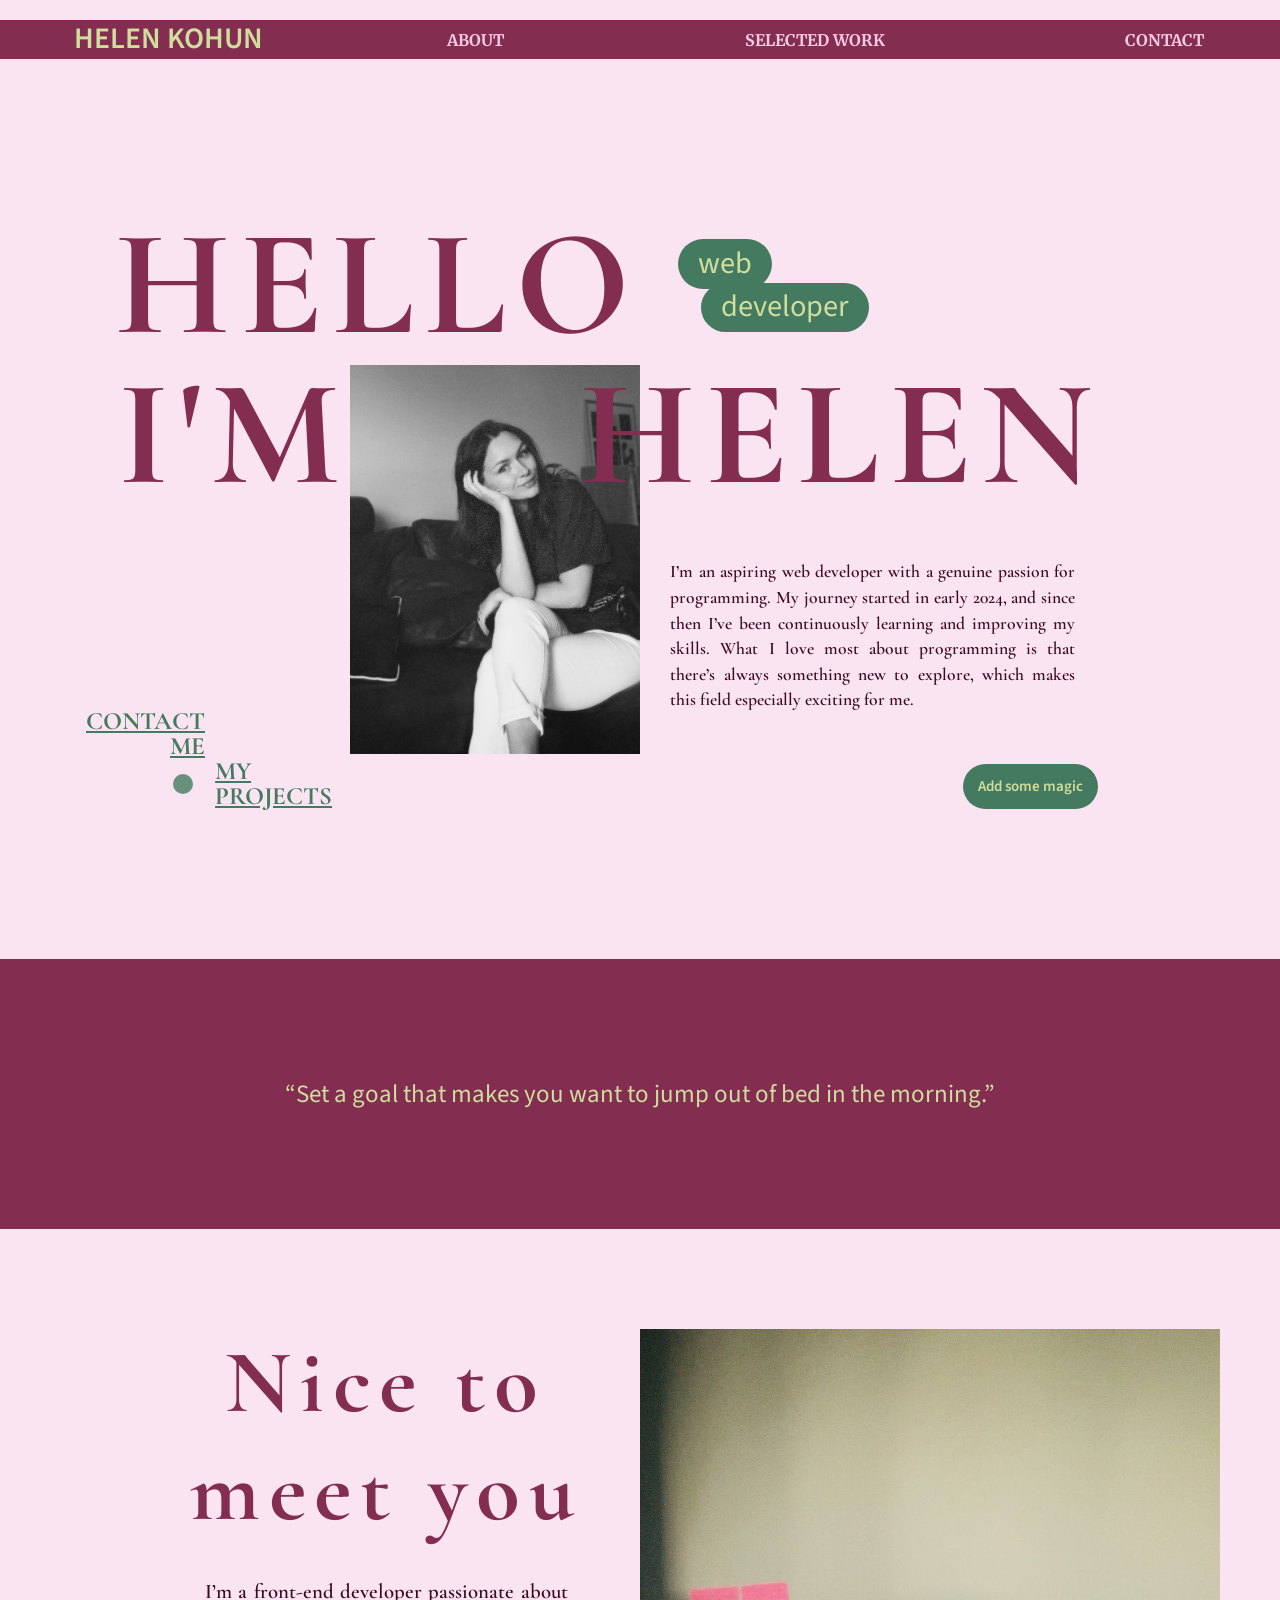
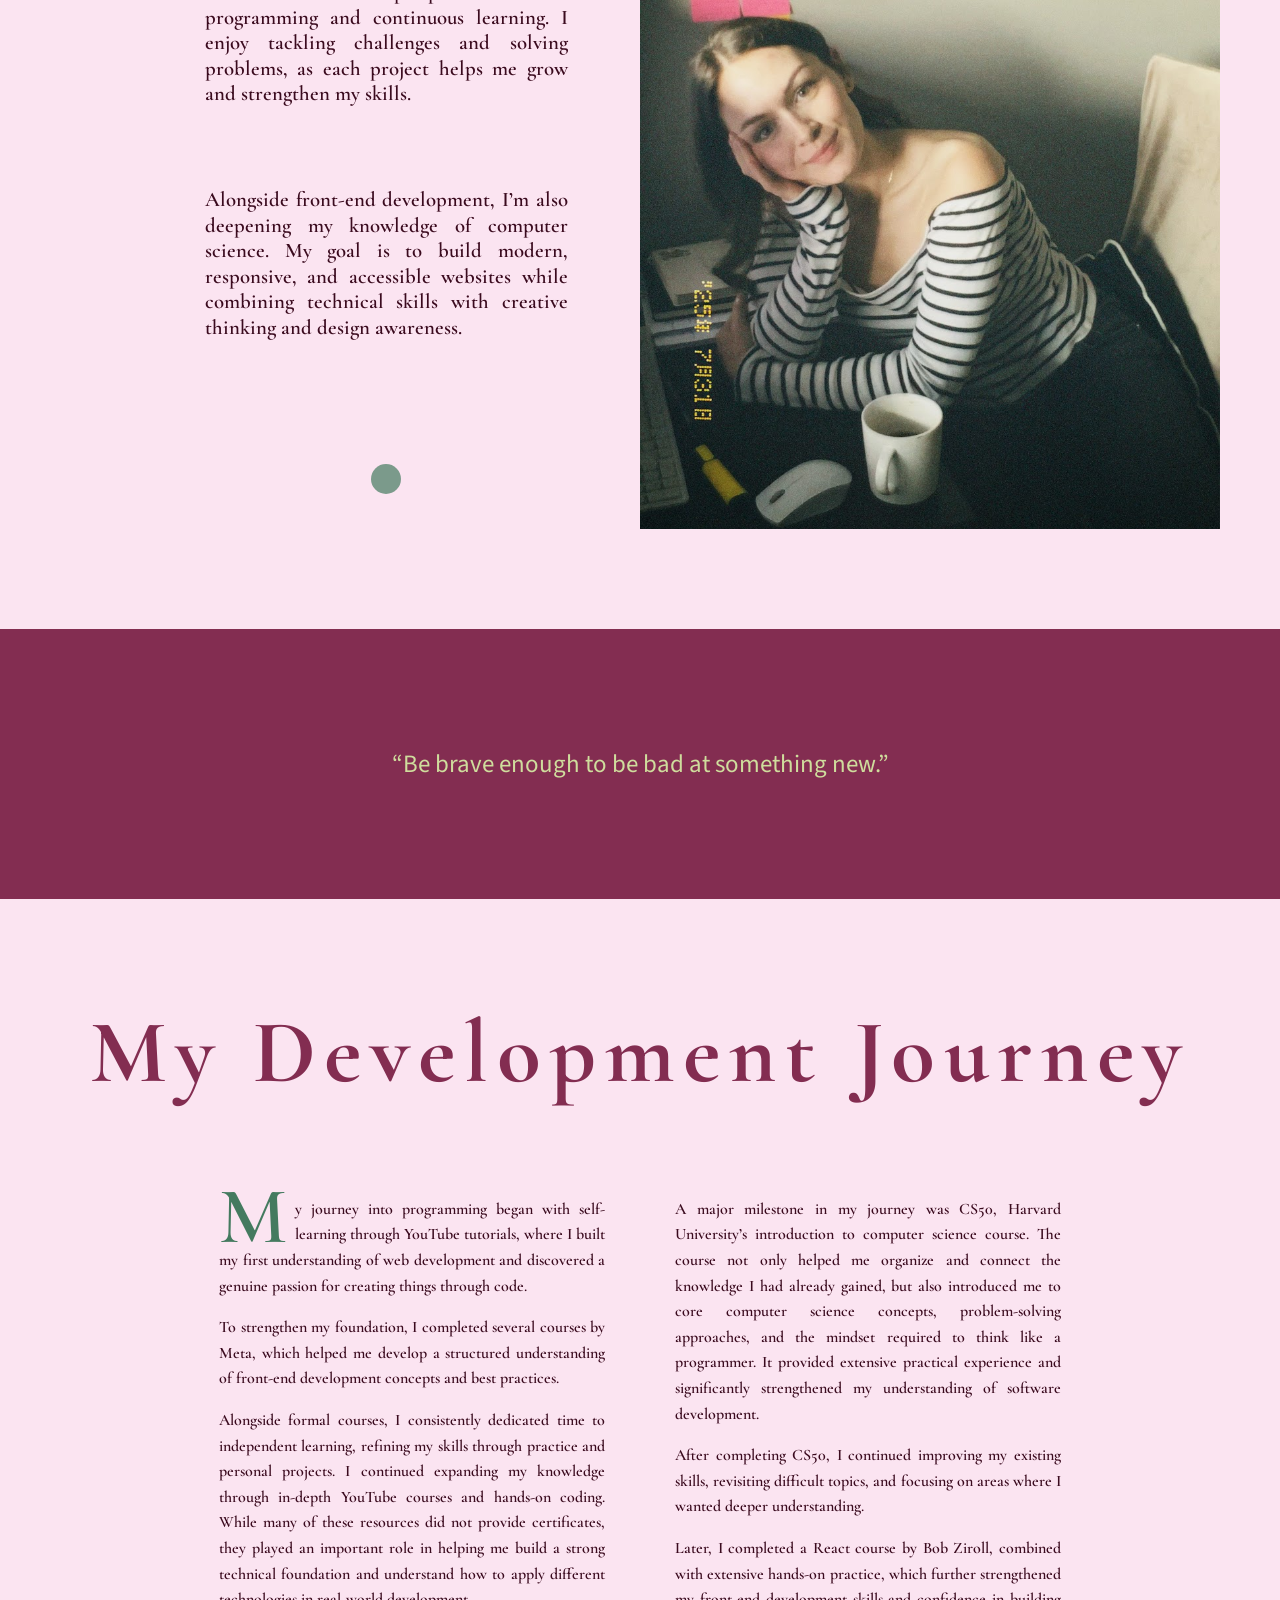
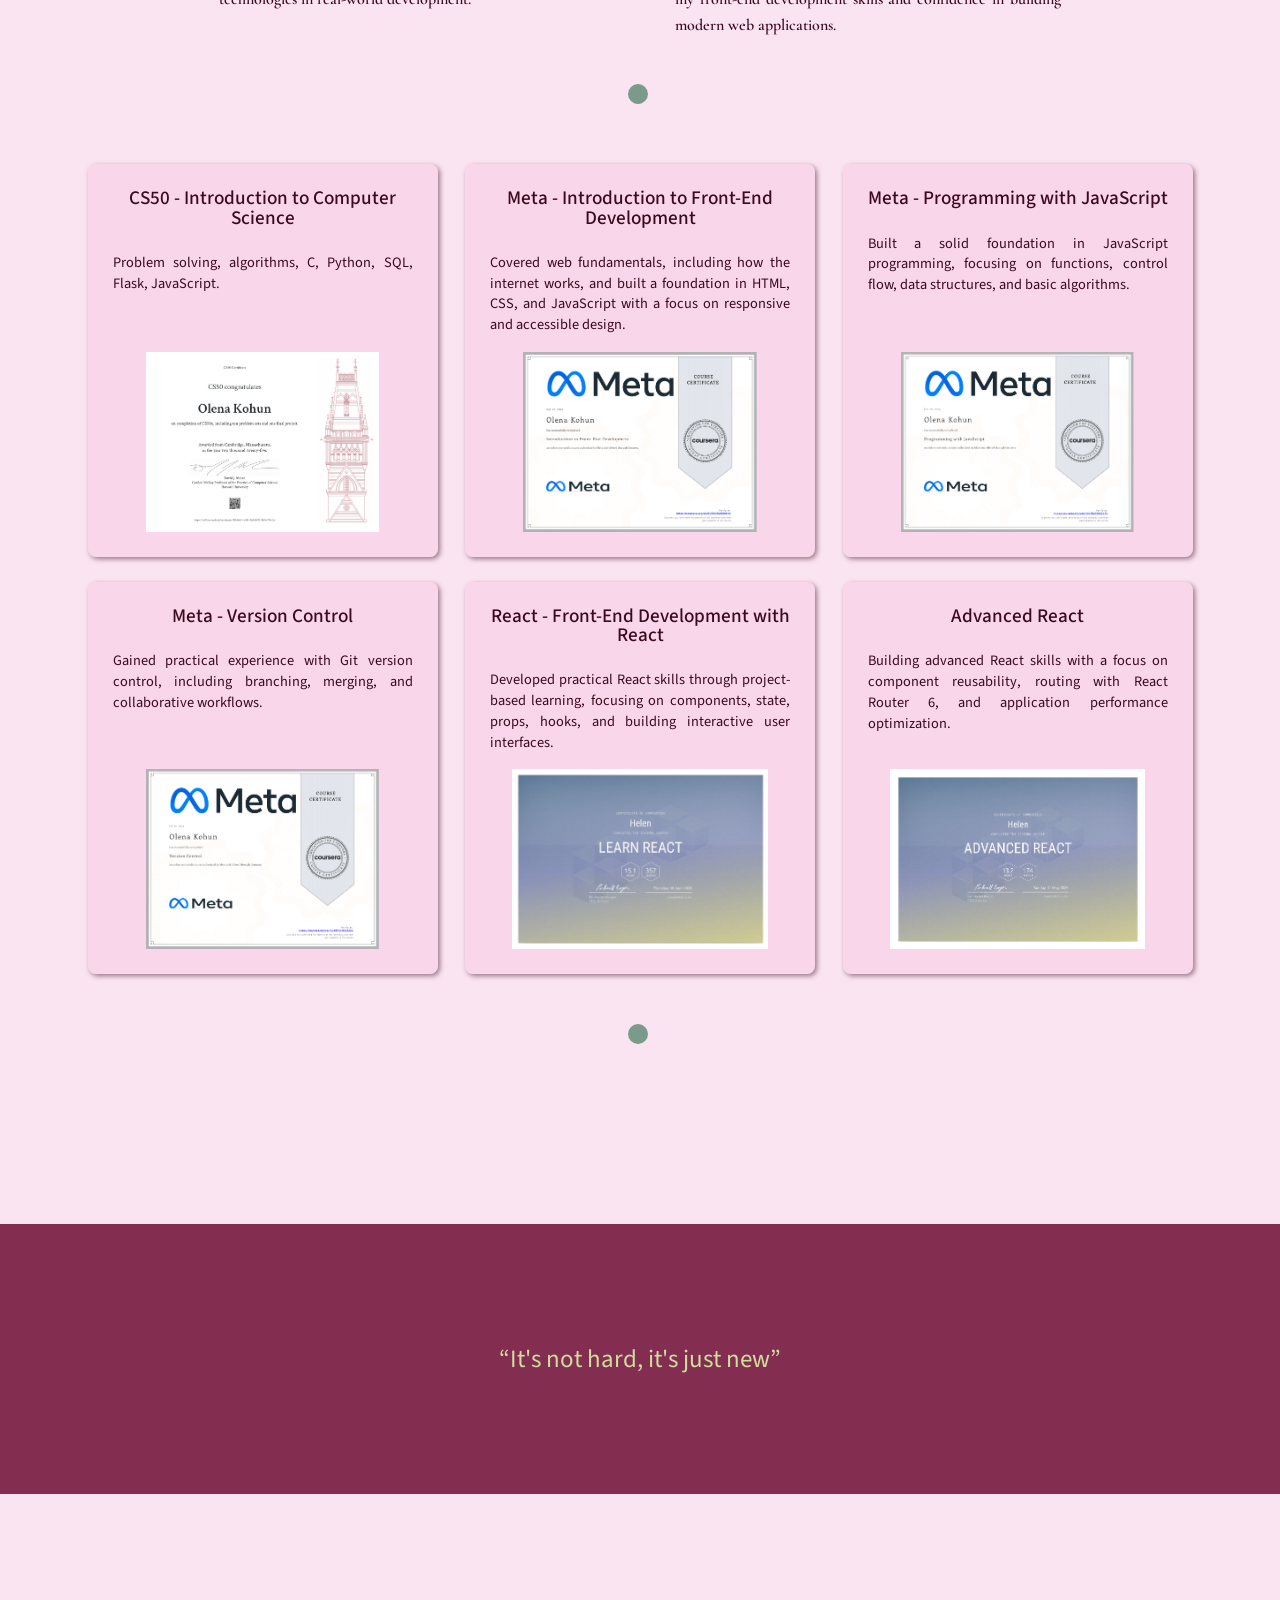
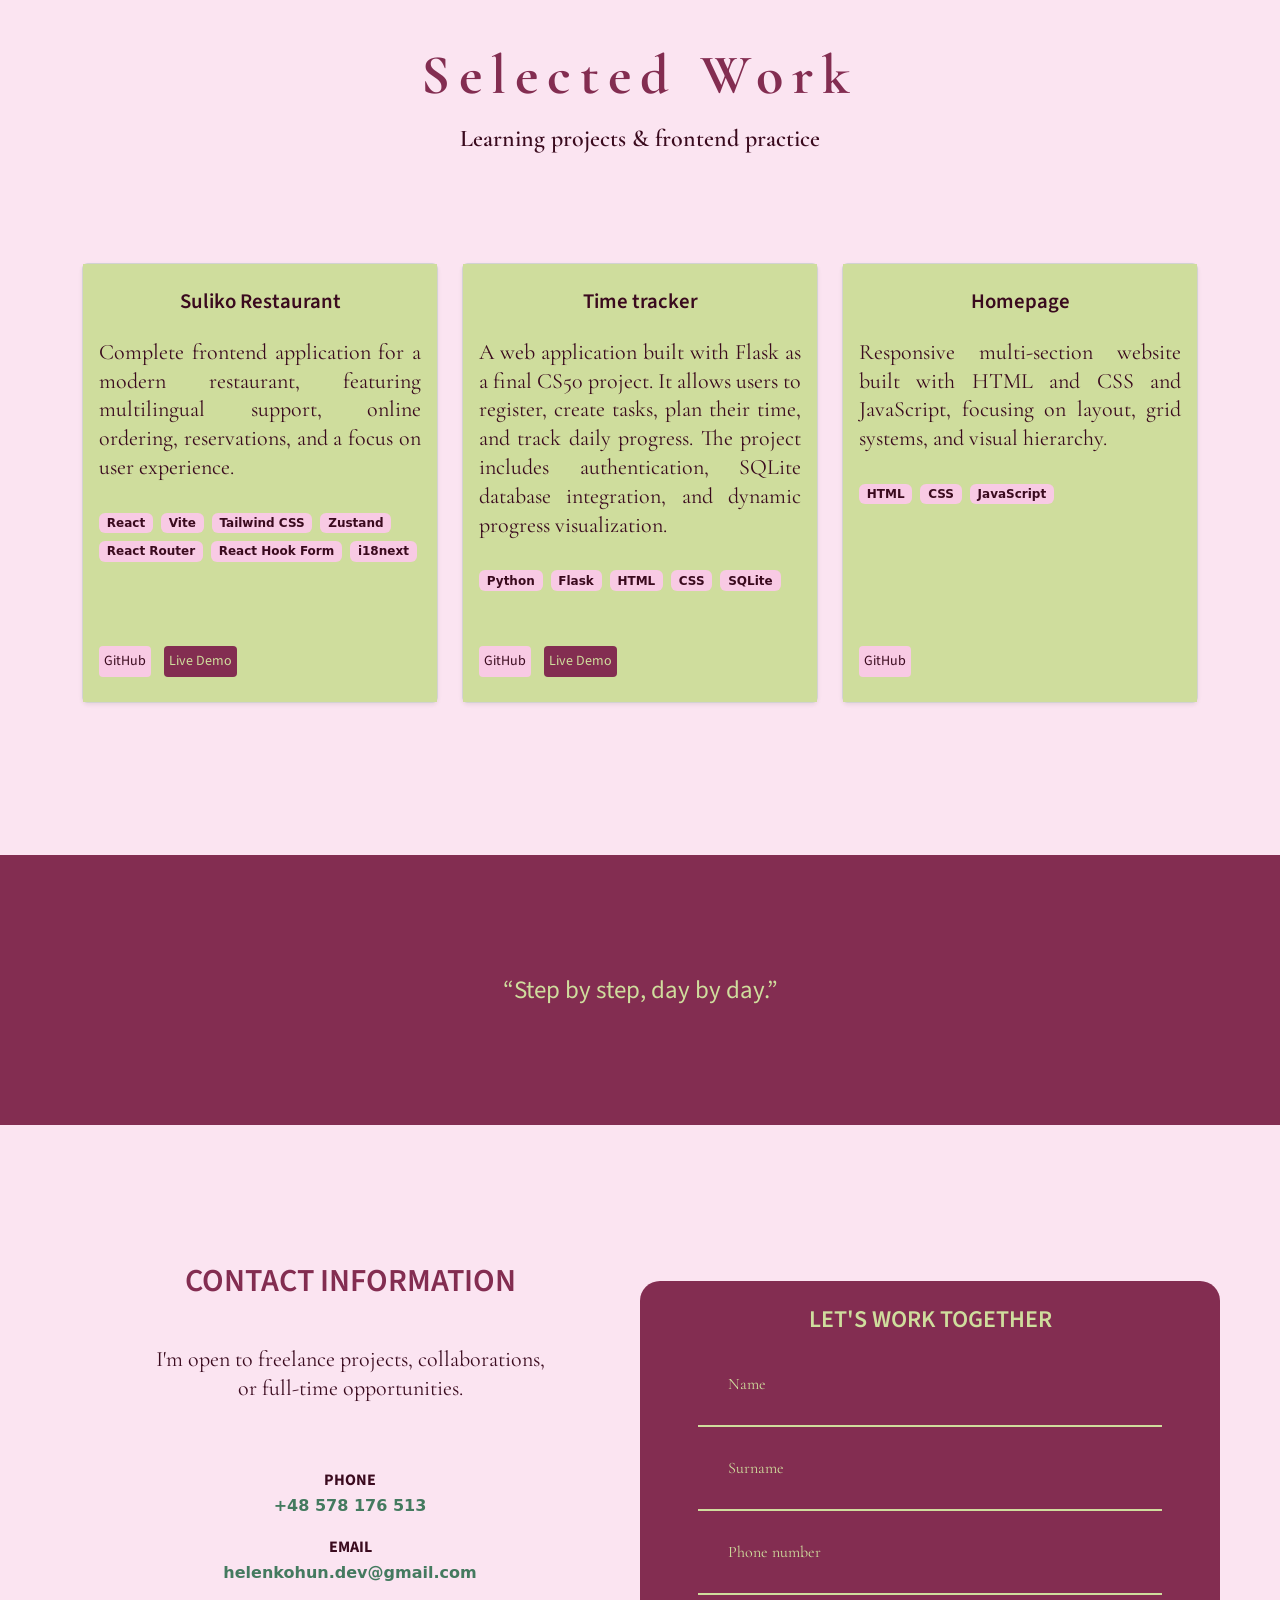
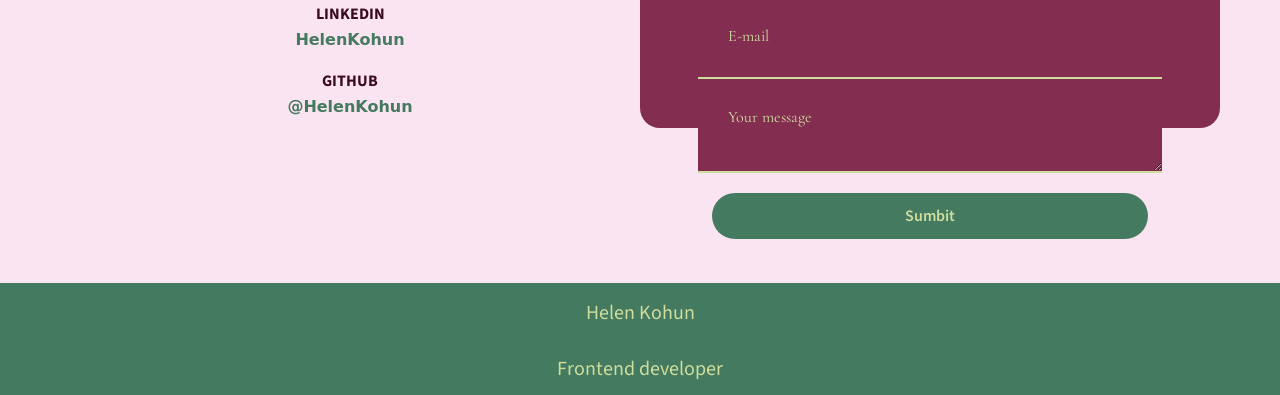
<file: index.html>
<!doctype html>
<html lang="en">
  <head>
    <meta charset="UTF-8" />
    <meta name="viewport" content="width=device-width, initial-scale=1.0" />
    <title>Homepage | Helen Kohun</title>
    <link rel="icon" type="image/x-icon" href="/images/favicon.ico" />

    <!-- Fonts -->
    <link rel="preconnect" href="https://fonts.googleapis.com" />
    <link rel="preconnect" href="https://fonts.gstatic.com" crossorigin />
    <link
      href="https://fonts.googleapis.com/css2?family=Cormorant+Garamond:ital,wght@0,300..700;1,300..700&family=Merriweather:ital,opsz,wght@0,18..144,300..900;1,18..144,300..900&family=Source+Sans+3:ital,wght@0,200..900;1,200..900&display=swap"
      rel="stylesheet"
    />

    <!-- Library -->
    <link
      href="https://cdn.jsdelivr.net/npm/bootstrap@5.3.3/dist/css/bootstrap.min.css"
      rel="stylesheet"
      integrity="sha384-QWTKZyjpPEjISv5WaRU9OFeRpok6YctnYmDr5pNlyT2bRjXh0JMhjY6hW+ALEwIH"
      crossorigin="anonymous"
    />
    <script
      src="https://cdn.jsdelivr.net/npm/bootstrap@5.3.3/dist/js/bootstrap.bundle.min.js"
      integrity="sha384-YvpcrYf0tY3lHB60NNkmXc5s9fDVZLESaAA55NDzOxhy9GkcIdslK1eN7N6jIeHz"
      crossorigin="anonymous"
    ></script>
    <!-- Styles -->
    <link href="no-styles.css" rel="stylesheet" />
    <link rel="stylesheet" href="styles.css" />
  </head>
  <body>
    <header>
      <div class="header">
        <p class="header__logo"><a href="index.html">Helen Kohun</a></p>
        <nav class="header__nav">
          <ul>
            <li><a href="about.html">about</a></li>
            <li><a href="works.html">selected work</a></li>
            <li><a href="contact.html">contact</a></li>
          </ul>
        </nav>
      </div>
    </header>

    <main>
      <!-- Hero section -->
      <section class="hero">
        <div class="hero__wrapper">
          <p class="hero__hello" id="hero__hello-hello">Hello</p>
          <p class="hero__hello" id="hero__hello-Im">I'm</p>
          <p class="hero__hello" id="hero__hello-helen">Helen</p>

          <div class="hero__image">
            <img src="images/hero_1.jpg" alt="Helen Kohun" />
          </div>
          <div class="hero__text">
            <p>
              I’m an aspiring web developer with a genuine passion for
              programming. My journey started in early 2024, and since then I’ve
              been continuously learning and improving my skills. What I love
              most about programming is that there’s always something new to
              explore, which makes this field especially exciting for me.
            </p>
          </div>
          <div class="hero__subtext-1">web</div>
          <div class="hero__subtext-2">developer</div>
          <button class="hero__btn">Add some magic</button>
          <div class="hero__decor-cicle"></div>

          <a href="#contact-link" class="hero__link-1">Contact me</a>
          <a href="#works-link" class="hero__link-2">My projects</a>
        </div>
      </section>

      <!-- Philosophy -->

      <section class="philosophy">
        <q>Set a goal that makes you want to jump out of bed in the morning.</q>
      </section>

      <!-- About section -->
      <section class="about">
        <div class="about__wrapper">
          <h2 class="about__title-1">Nice to meet you</h2>

          <div class="about__image">
            <img src="images/cpm35 2025-07-31 135859.361.jpg" alt="" />
          </div>
          <div class="about__text">
            <p class="about-p1">
              I’m a front-end developer passionate about programming and
              continuous learning. I enjoy tackling challenges and solving
              problems, as each project helps me grow and strengthen my skills.
            </p>

            <p class="about-p2">
              Alongside front-end development, I’m also deepening my knowledge
              of computer science. My goal is to build modern, responsive, and
              accessible websites while combining technical skills with creative
              thinking and design awareness.
            </p>
          </div>
          <div class="about__decor-cicle"></div>
        </div>
      </section>

      <!-- Philosophy -->
      <section class="philosophy">
        <q>Be brave enough to be bad at something new.</q>
      </section>

      <!-- Path section -->

      <section class="path">
        <div class="path__wrapper">
          <h1>My Development Journey</h1>
          <div class="path__container">
            <div class="path__main-text">
              <div class="path__text-element">
                <p id="first-letter">
                  My journey into programming began with self-learning through
                  YouTube tutorials, where I built my first understanding of web
                  development and discovered a genuine passion for creating
                  things through code.
                </p>
                <p>
                  To strengthen my foundation, I completed several courses by
                  Meta, which helped me develop a structured understanding of
                  front-end development concepts and best practices.
                </p>

                <p>
                  Alongside formal courses, I consistently dedicated time to
                  independent learning, refining my skills through practice and
                  personal projects. I continued expanding my knowledge through
                  in-depth YouTube courses and hands-on coding. While many of
                  these resources did not provide certificates, they played an
                  important role in helping me build a strong technical
                  foundation and understand how to apply different technologies
                  in real-world development.
                </p>
              </div>
              <div class="path__text-element">
                <p>
                  A major milestone in my journey was CS50, Harvard University’s
                  introduction to computer science course. The course not only
                  helped me organize and connect the knowledge I had already
                  gained, but also introduced me to core computer science
                  concepts, problem-solving approaches, and the mindset required
                  to think like a programmer. It provided extensive practical
                  experience and significantly strengthened my understanding of
                  software development.
                </p>

                <p>
                  After completing CS50, I continued improving my existing
                  skills, revisiting difficult topics, and focusing on areas
                  where I wanted deeper understanding.
                </p>

                <p>
                  Later, I completed a React course by Bob Ziroll, combined with
                  extensive hands-on practice, which further strengthened my
                  front-end development skills and confidence in building modern
                  web applications.
                </p>
              </div>
            </div>
            <div class="path__decor-cicle"></div>
            <div class="path__certificates">
              <div class="path__certificate-container">
                <div class="path__certificate-text">
                  <h3>CS50 - Introduction to Computer Science</h3>
                  <p>
                    Problem solving, algorithms, C, Python, SQL, Flask,
                    JavaScript.
                  </p>
                </div>
                <div class="path__certificate-image">
                  <a href="/certificates/CS50x.pdf" target="_blank">
                    <img
                      src="/images/certificates/CS50x.png"
                      alt="CS50x Certificate - Harvard CS50"
                    />
                  </a>
                </div>
              </div>

              <div class="path__certificate-container">
                <div class="path__certificate-text">
                  <h3>Meta - Introduction to Front-End Development</h3>
                  <p>
                    Covered web fundamentals, including how the internet works,
                    and built a foundation in HTML, CSS, and JavaScript with a
                    focus on responsive and accessible design.
                  </p>
                </div>
                <div class="path__certificate-image">
                  <a
                    href="/certificates/Coursera 9YC6UBZKWJVJ.pdf"
                    target="_blank"
                  >
                    <img
                      src="/images/certificates/Meta_introd_front-end.png"
                      alt=""
                    />
                  </a>
                </div>
              </div>

              <div class="path__certificate-container">
                <div class="path__certificate-text">
                  <h3>Meta - Programming with JavaScript</h3>
                  <p>
                    Built a solid foundation in JavaScript programming, focusing
                    on functions, control flow, data structures, and basic
                    algorithms.
                  </p>
                </div>
                <div class="path__certificate-image">
                  <a
                    href="/certificates/Coursera QFB3RYR3YC7C.pdf"
                    target="_blank"
                  >
                    <img
                      src="/images/certificates/Meta_JavaScript.png"
                      alt=""
                    />
                  </a>
                </div>
              </div>

              <div class="path__certificate-container">
                <div class="path__certificate-text">
                  <h3>Meta - Version Control</h3>
                  <p>
                    Gained practical experience with Git version control,
                    including branching, merging, and collaborative workflows.
                  </p>
                </div>
                <div class="path__certificate-image">
                  <a
                    href="/certificates/Coursera 4RFHCNSS2ZZ2.pdf"
                    target="_blank"
                  >
                    <img
                      src="/images/certificates/Meta_version_control.png"
                      alt=""
                    />
                  </a>
                </div>
              </div>

              <div class="path__certificate-container">
                <div class="path__certificate-text">
                  <h3>React - Front-End Development with React</h3>
                  <p>
                    Developed practical React skills through project-based
                    learning, focusing on components, state, props, hooks, and
                    building interactive user interfaces.
                  </p>
                </div>
                <div class="path__certificate-image">
                  <a
                    href="/certificates/Free Interactive React Tutorial_ Learn modern React in this extensive course lead by Bob Ziroll.pdf"
                    target="_blank"
                  >
                    <img src="/images/certificates/React_Scrimba.png" alt="" />
                  </a>
                </div>
              </div>

              <div class="path__certificate-container">
                <div class="path__certificate-text">
                  <h3>Advanced React</h3>
                  <p>
                    Building advanced React skills with a focus on component
                    reusability, routing with React Router 6, and application
                    performance optimization.
                  </p>
                </div>

                <div class="path__certificate-image react-advanced">
                  <a
                    href="/certificates/Tutorial_ Learn Advanced React – A 13-hour interactive course lead by Bob Ziroll.pdf"
                    target="_blank"
                  >
                    <img src="/images/certificates/React_Advanced.png" alt="" />
                  </a>
                </div>
              </div>
            </div>
            <div class="path__decor-cicle2"></div>
          </div>
        </div>
      </section>

      <!-- Philosophy -->
      <section class="philosophy">
        <q>It's not hard, it's just new</q>
      </section>

      <!-- Works section -->
      <section class="works-intro text-center py-5" id="works-link">
        <h1 class="works__title">Selected Work</h1>
        <p class="works__subtitle mt-3">
          Learning projects & frontend practice
        </p>
      </section>
      <section class="works__container container py-5">
        <div class="row g-4">
          <div class="col-md-6 col-lg-4">
            <div class="card h-100 shadow-sm">
              <div class="works__card card-body d-flex flex-column">
                <h5 class="card-title">Suliko Restaurant</h5>
                <p class="card-text">
                  Complete frontend application for a modern restaurant,
                  featuring multilingual support, online ordering, reservations,
                  and a focus on user experience.
                </p>
                <div class="works__stack d-flex flex-wrap gap-2 mb-3">
                  <span class="works__badge badge">React</span>
                  <span class="works__badge badge">Vite</span>
                  <span class="works__badge badge">Tailwind CSS</span>
                  <span class="works__badge badge">Zustand</span>
                  <span class="works__badge badge">React Router</span>
                  <span class="works__badge badge">React Hook Form</span>
                  <span class="works__badge badge">i18next</span>
                </div>
                <div class="mt-auto">
                  <a
                    href="https://github.com/HelenKohun/suliko-restaurant"
                    target="_blank"
                    class="works__btn btn btn-outline-dark btn-sm"
                    >GitHub</a
                  >
                  <a
                    href="https://suliko-restaurant.netlify.app/"
                    class="works__btn-d btn btn-dark btn-sm ms-2"
                    >Live Demo</a
                  >
                </div>
              </div>
            </div>
          </div>

          <div class="col-md-6 col-lg-4">
            <div class="card h-100 shadow-sm">
              <div class="works__card card-body d-flex flex-column">
                <h5 class="card-title">Time tracker</h5>
                <p class="card-text">
                  A web application built with Flask as a final CS50 project. It
                  allows users to register, create tasks, plan their time, and
                  track daily progress. The project includes authentication,
                  SQLite database integration, and dynamic progress
                  visualization.
                </p>
                <div class="works__stack d-flex flex-wrap gap-2 mb-3">
                  <span class="works__badge badge">Python</span>
                  <span class="works__badge badge">Flask</span>
                  <span class="works__badge badge">HTML</span>
                  <span class="works__badge badge">CSS</span>
                  <span class="works__badge badge">SQLite</span>
                </div>
                <div class="mt-auto">
                  <a
                    href="https://github.com/HelenKohun/time-tracker-flask"
                    target="_blank"
                    class="works__btn btn btn-outline-dark btn-sm"
                    >GitHub</a
                  >
                  <a
                    href="https://time-tracker-flask.onrender.com/"
                    class="works__btn-d btn btn-dark btn-sm ms-2"
                    >Live Demo</a
                  >
                </div>
              </div>
            </div>
          </div>
          <div class="col-md-6 col-lg-4">
            <div class="card h-100 shadow-sm">
              <div class="works__card card-body d-flex flex-column">
                <h5 class="card-title">Homepage</h5>

                <p class="card-text">
                  Responsive multi-section website built with HTML and CSS and
                  JavaScript, focusing on layout, grid systems, and visual
                  hierarchy.
                </p>

                <div class="works__stack d-flex flex-wrap gap-2 mb-3">
                  <span class="works__badge badge">HTML</span>
                  <span class="works__badge badge">CSS</span>
                  <span class="works__badge badge">JavaScript</span>
                </div>
                <div class="mt-auto">
                  <a
                    href="https://github.com/HelenKohun/helen-kohun-homepage"
                    target="_blank"
                    class="works__btn btn btn-outline-dark btn-sm"
                    >GitHub</a
                  >
                </div>
              </div>
            </div>
          </div>
        </div>
      </section>

      <!-- Philosophy -->
      <section class="philosophy">
        <q>Step by step, day by day.</q>
      </section>

      <!-- Contact section -->
      <section class="contact" id="contact-link">
        <div class="contact__wrapper">
          <div class="contact__info">
            <h2 class="contact__title-1">Contact information</h2>
            <h3 class="contact__title-2">
              I'm open to freelance projects, collaborations, <br />
              or full-time opportunities.
            </h3>
            <address>
              <dl>
                <dt>Phone</dt>
                <dd><a href="tel:+48578176513">+48 578 176 513</a></dd>
                <dt>Email</dt>
                <dd>
                  <a href="mailto:helenakohun@gmail.com"
                    >helenkohun.dev@gmail.com</a
                  >
                </dd>
                <dt>LinkedIn</dt>
                <dd>
                  <a
                    href="https://www.linkedin.com/in/helen-kohun-a800a8305/"
                    target="_blank"
                    rel="noopener noreferrer"
                    >HelenKohun</a
                  >
                </dd>
                <dt>GitHub</dt>
                <dd>
                  <a
                    href="https://github.com/HelenKohun"
                    target="_blank"
                    rel="noopener noreferrer"
                    >@HelenKohun</a
                  >
                </dd>
              </dl>
            </address>
          </div>

          <div class="contact__form">
            <div class="contact-frame">
              <h2 class="contact__title-3">Let's work together</h2>
              <form action="https://formspree.io/f/mwvzwbvw" method="POST">
                <input type="text" name="name" placeholder="Name" />
                <input type="text" name="surname" placeholder="Surname" />
                <input type="tel" name="phone" placeholder="Phone number" />
                <input type="email" name="email" placeholder="E-mail" />
                <textarea
                  name="message"
                  placeholder="Your message"
                  class="form__textarea"
                ></textarea>
                <button type="submit" class="contact__btn">Sumbit</button>
              </form>
            </div>
          </div>
        </div>
      </section>
    </main>

    <!-- Footer -->
    <footer>
      <div class="footer__wrapper">
        <p>Helen Kohun</p>
        <p>Frontend developer</p>
      </div>
    </footer>
    <script>
      const heroBtn = document.querySelector(".hero__btn");

      heroBtn.addEventListener("click", () => {
        document.body.classList.toggle("dark-theme");

        heroBtn.textContent = document.body.classList.contains("dark-theme")
          ? "Remove magic"
          : "Add some magic";
      });
    </script>
  </body>
</html>
</file>
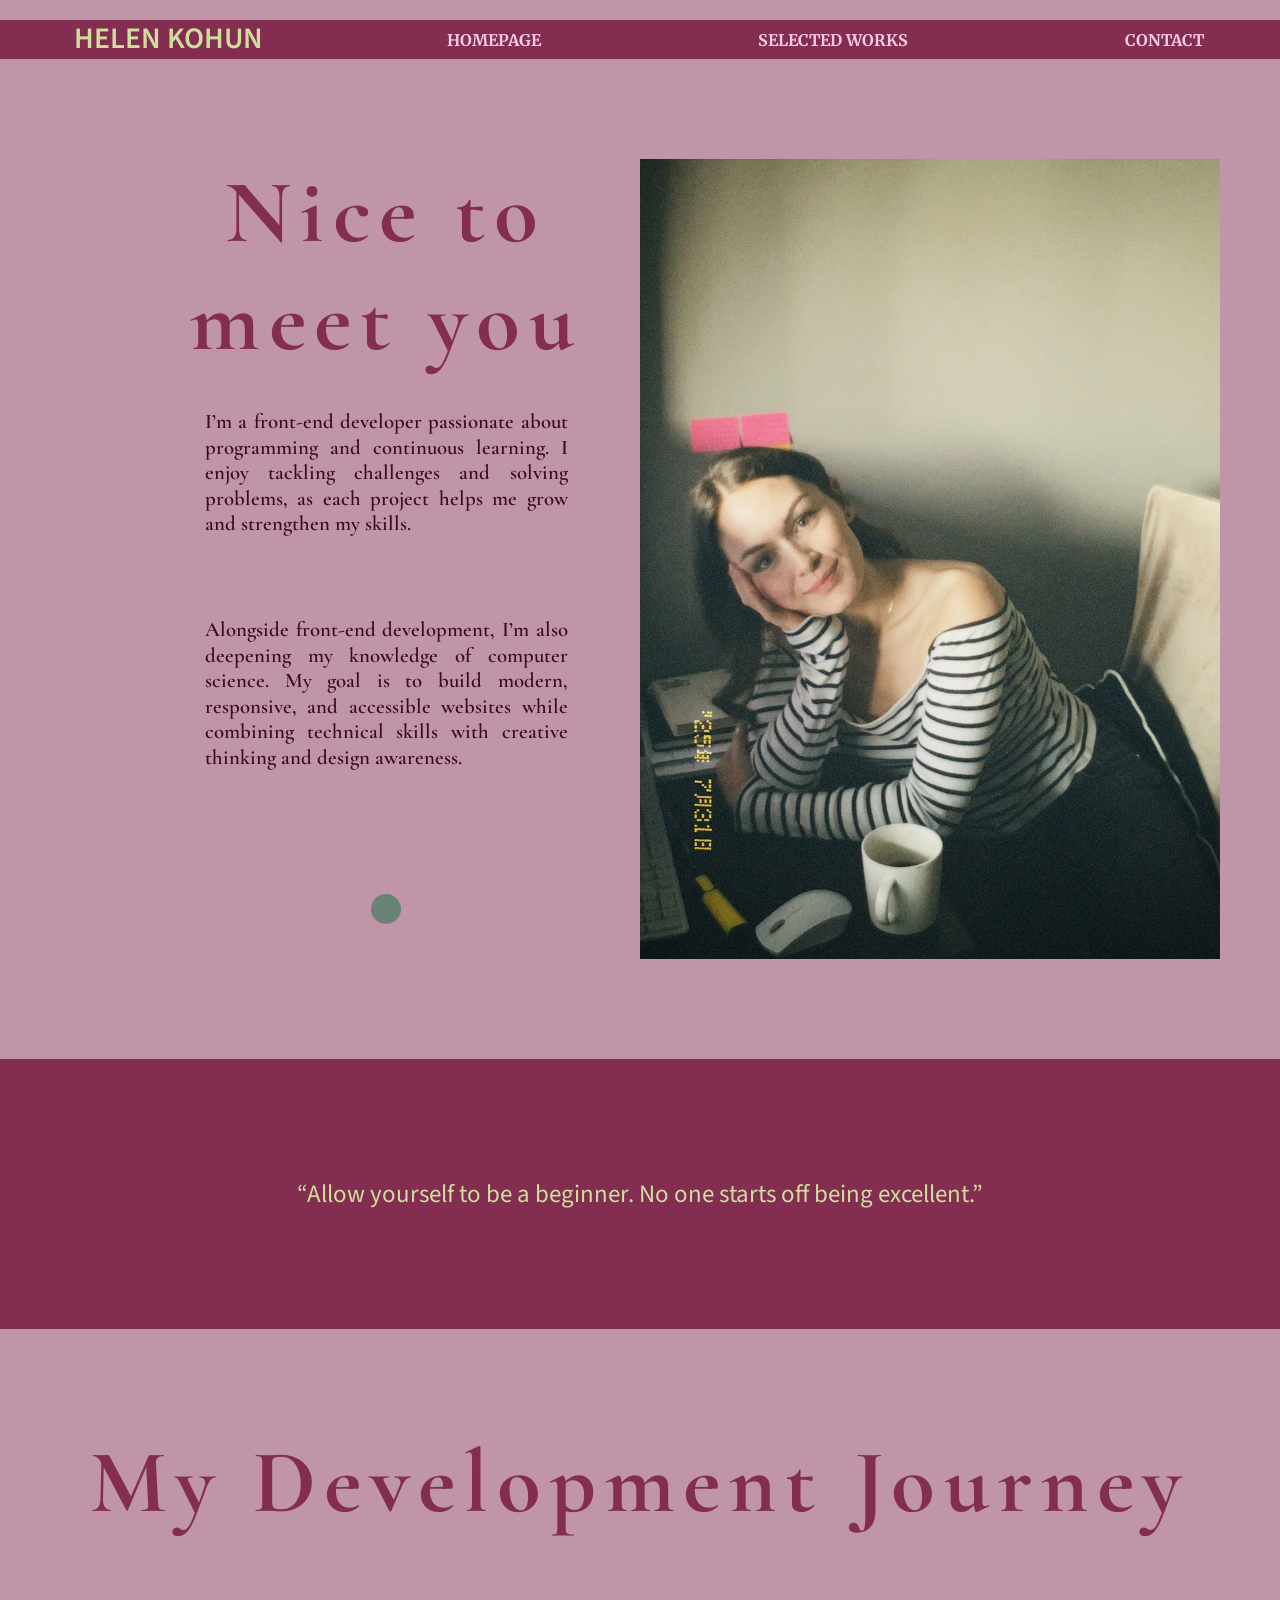
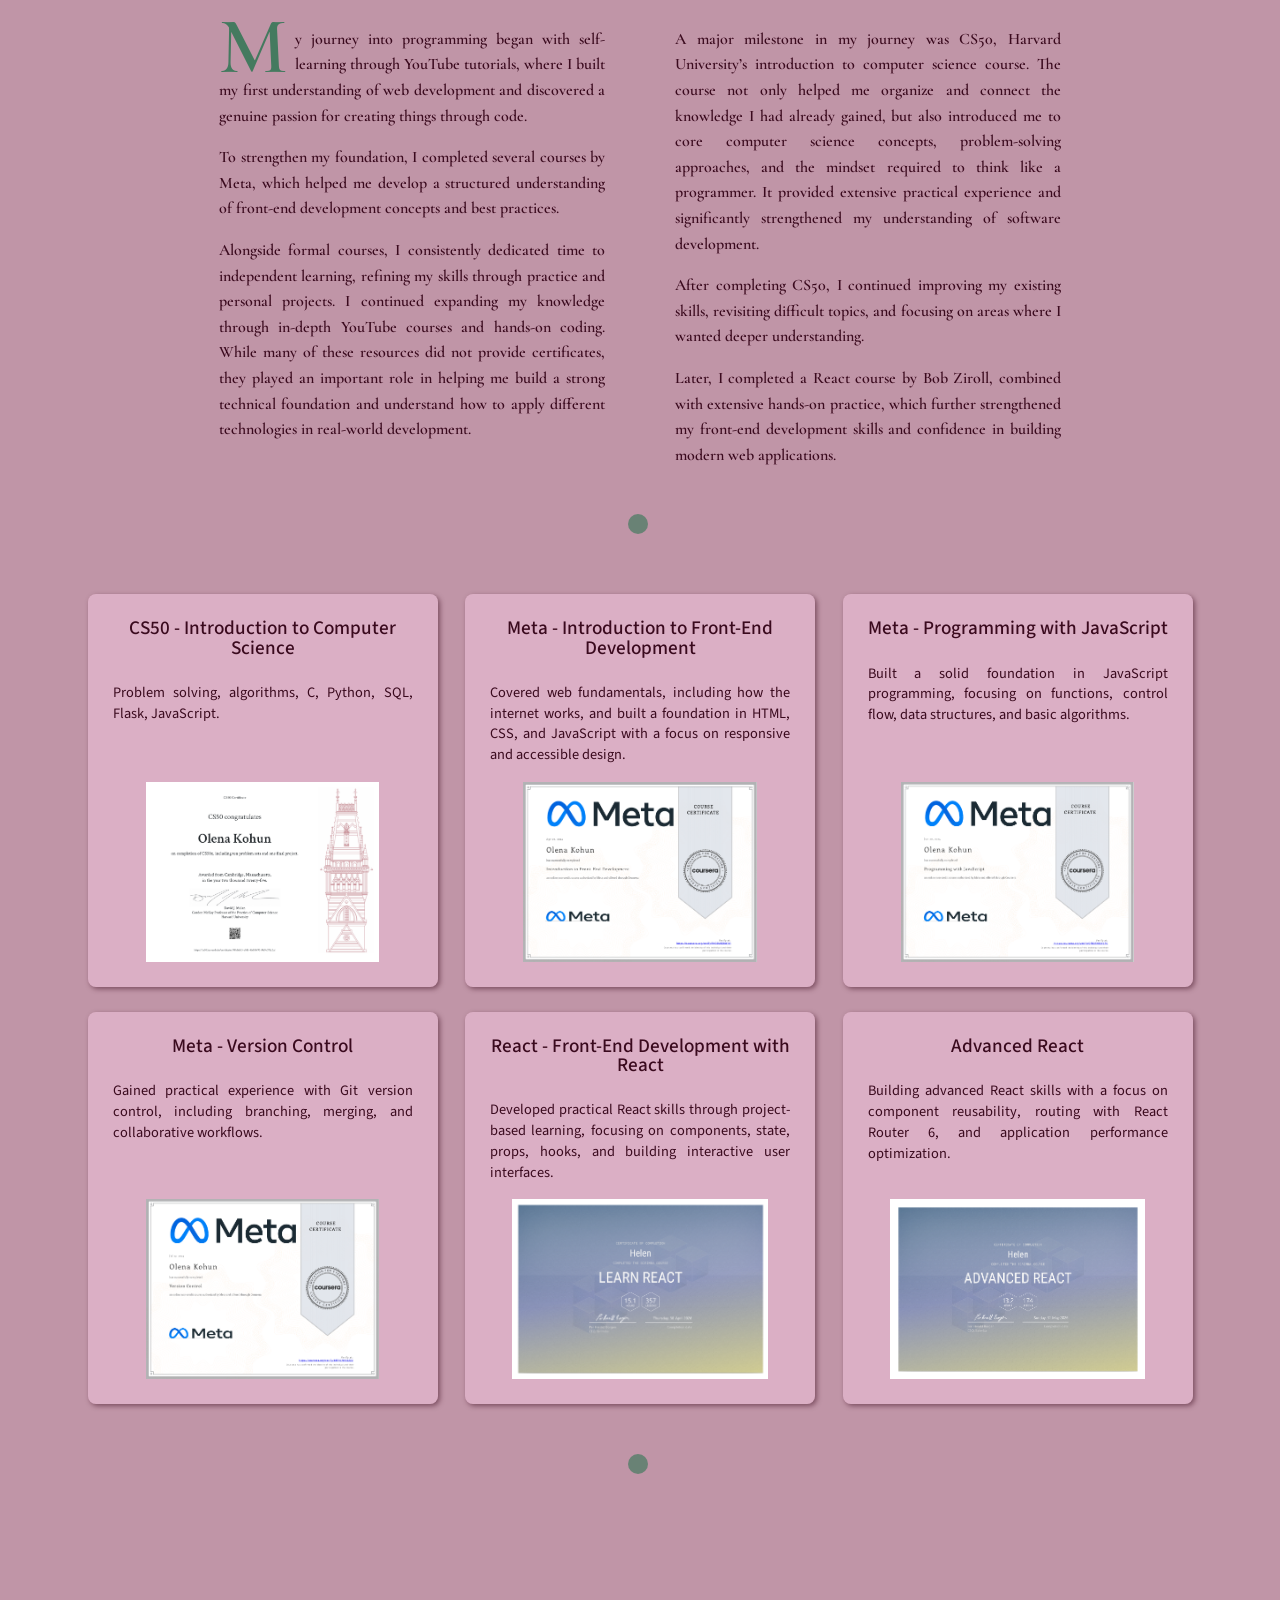
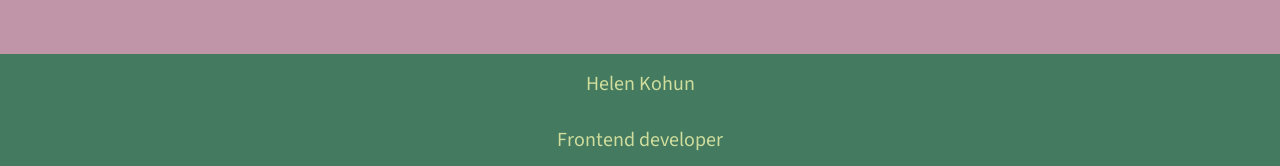
<file: about.html>
<!doctype html>
<html lang="en">
  <head>
    <meta charset="UTF-8" />
    <meta name="viewport" content="width=device-width, initial-scale=1.0" />
    <title>Homepage | About</title>
    <link rel="icon" type="image/x-icon" href="/images/favicon.ico" />

    <!-- Fonts -->
    <link rel="preconnect" href="https://fonts.googleapis.com" />
    <link rel="preconnect" href="https://fonts.gstatic.com" crossorigin />
    <link
      href="https://fonts.googleapis.com/css2?family=Cormorant+Garamond:ital,wght@0,300..700;1,300..700&family=Merriweather:ital,opsz,wght@0,18..144,300..900;1,18..144,300..900&family=Source+Sans+3:ital,wght@0,200..900;1,200..900&display=swap"
      rel="stylesheet"
    />

    <!-- Library -->
    <link
      href="https://cdn.jsdelivr.net/npm/bootstrap@5.3.3/dist/css/bootstrap.min.css"
      rel="stylesheet"
      integrity="sha384-QWTKZyjpPEjISv5WaRU9OFeRpok6YctnYmDr5pNlyT2bRjXh0JMhjY6hW+ALEwIH"
      crossorigin="anonymous"
    />
    <script
      src="https://cdn.jsdelivr.net/npm/bootstrap@5.3.3/dist/js/bootstrap.bundle.min.js"
      integrity="sha384-YvpcrYf0tY3lHB60NNkmXc5s9fDVZLESaAA55NDzOxhy9GkcIdslK1eN7N6jIeHz"
      crossorigin="anonymous"
    ></script>
    <!-- Styles -->
    <link href="no-styles.css" rel="stylesheet" />
    <link rel="stylesheet" href="styles.css" />
  </head>
  <body class="body-about">
    <header>
      <div class="header">
        <p class="header__logo"><a href="index.html">Helen Kohun</a></p>
        <nav class="header__nav">
          <ul>
            <li><a href="index.html">homepage</a></li>
            <li><a href="works.html">selected works</a></li>
            <li><a href="contact.html">contact</a></li>
          </ul>
        </nav>
      </div>
    </header>
    <main>
      <section class="about">
        <div class="about__wrapper">
          <h2 class="about__title-1">Nice to meet you</h2>

          <div class="about__image">
            <img src="images/cpm35 2025-07-31 135859.361.jpg" alt="" />
          </div>
          <div class="about__text">
            <p class="about-p1">
              I’m a front-end developer passionate about programming and
              continuous learning. I enjoy tackling challenges and solving
              problems, as each project helps me grow and strengthen my skills.
            </p>

            <p class="about-p2">
              Alongside front-end development, I’m also deepening my knowledge
              of computer science. My goal is to build modern, responsive, and
              accessible websites while combining technical skills with creative
              thinking and design awareness.
            </p>
          </div>
          <div class="about__decor-cicle"></div>
        </div>
      </section>
      <!-- Philosophy -->
      <section class="philosophy">
        <q
          >Allow yourself to be a beginner. No one starts off being
          excellent.</q
        >
      </section>

      <!-- Path section -->

      <section class="path">
        <div class="path__wrapper">
          <h1>My Development Journey</h1>
          <div class="path__container">
            <div class="path__main-text">
              <div class="path__text-element">
                <p id="first-letter">
                  My journey into programming began with self-learning through
                  YouTube tutorials, where I built my first understanding of web
                  development and discovered a genuine passion for creating
                  things through code.
                </p>
                <p>
                  To strengthen my foundation, I completed several courses by
                  Meta, which helped me develop a structured understanding of
                  front-end development concepts and best practices.
                </p>

                <p>
                  Alongside formal courses, I consistently dedicated time to
                  independent learning, refining my skills through practice and
                  personal projects. I continued expanding my knowledge through
                  in-depth YouTube courses and hands-on coding. While many of
                  these resources did not provide certificates, they played an
                  important role in helping me build a strong technical
                  foundation and understand how to apply different technologies
                  in real-world development.
                </p>
              </div>
              <div class="path__text-element">
                <p>
                  A major milestone in my journey was CS50, Harvard University’s
                  introduction to computer science course. The course not only
                  helped me organize and connect the knowledge I had already
                  gained, but also introduced me to core computer science
                  concepts, problem-solving approaches, and the mindset required
                  to think like a programmer. It provided extensive practical
                  experience and significantly strengthened my understanding of
                  software development.
                </p>

                <p>
                  After completing CS50, I continued improving my existing
                  skills, revisiting difficult topics, and focusing on areas
                  where I wanted deeper understanding.
                </p>

                <p>
                  Later, I completed a React course by Bob Ziroll, combined with
                  extensive hands-on practice, which further strengthened my
                  front-end development skills and confidence in building modern
                  web applications.
                </p>
              </div>
            </div>
            <div class="path__decor-cicle"></div>
            <div class="path__certificates">
              <div class="path__certificate-container">
                <div class="path__certificate-text">
                  <h3>CS50 - Introduction to Computer Science</h3>
                  <p>
                    Problem solving, algorithms, C, Python, SQL, Flask,
                    JavaScript.
                  </p>
                </div>
                <div class="path__certificate-image">
                  <a href="/certificates/CS50x.pdf" target="_blank">
                    <img
                      src="/images/certificates/CS50x.png"
                      alt="CS50x Certificate - Harvard CS50"
                    />
                  </a>
                </div>
              </div>

              <div class="path__certificate-container">
                <div class="path__certificate-text">
                  <h3>Meta - Introduction to Front-End Development</h3>
                  <p>
                    Covered web fundamentals, including how the internet works,
                    and built a foundation in HTML, CSS, and JavaScript with a
                    focus on responsive and accessible design.
                  </p>
                </div>
                <div class="path__certificate-image">
                  <a
                    href="/certificates/Coursera 9YC6UBZKWJVJ.pdf"
                    target="_blank"
                  >
                    <img
                      src="/images/certificates/Meta_introd_front-end.png"
                      alt=""
                    />
                  </a>
                </div>
              </div>

              <div class="path__certificate-container">
                <div class="path__certificate-text">
                  <h3>Meta - Programming with JavaScript</h3>
                  <p>
                    Built a solid foundation in JavaScript programming, focusing
                    on functions, control flow, data structures, and basic
                    algorithms.
                  </p>
                </div>
                <div class="path__certificate-image">
                  <a
                    href="/certificates/Coursera QFB3RYR3YC7C.pdf"
                    target="_blank"
                  >
                    <img
                      src="/images/certificates/Meta_JavaScript.png"
                      alt=""
                    />
                  </a>
                </div>
              </div>

              <div class="path__certificate-container">
                <div class="path__certificate-text">
                  <h3>Meta - Version Control</h3>
                  <p>
                    Gained practical experience with Git version control,
                    including branching, merging, and collaborative workflows.
                  </p>
                </div>
                <div class="path__certificate-image">
                  <a
                    href="/certificates/Coursera 4RFHCNSS2ZZ2.pdf"
                    target="_blank"
                  >
                    <img
                      src="/images/certificates/Meta_version_control.png"
                      alt=""
                    />
                  </a>
                </div>
              </div>

              <div class="path__certificate-container">
                <div class="path__certificate-text">
                  <h3>React - Front-End Development with React</h3>
                  <p>
                    Developed practical React skills through project-based
                    learning, focusing on components, state, props, hooks, and
                    building interactive user interfaces.
                  </p>
                </div>
                <div class="path__certificate-image">
                  <a
                    href="/certificates/Free Interactive React Tutorial_ Learn modern React in this extensive course lead by Bob Ziroll.pdf"
                    target="_blank"
                  >
                    <img src="/images/certificates/React_Scrimba.png" alt="" />
                  </a>
                </div>
              </div>

              <div class="path__certificate-container">
                <div class="path__certificate-text">
                  <h3>Advanced React</h3>
                  <p>
                    Building advanced React skills with a focus on component
                    reusability, routing with React Router 6, and application
                    performance optimization.
                  </p>
                </div>

                <div class="path__certificate-image react-advanced">
                  <a
                    href="/certificates/Tutorial_ Learn Advanced React – A 13-hour interactive course lead by Bob Ziroll.pdf"
                    target="_blank"
                  >
                    <img src="/images/certificates/React_Advanced.png" alt="" />
                  </a>
                </div>
              </div>
            </div>
            <div class="path__decor-cicle2"></div>
          </div>
        </div>
      </section>
    </main>
  </body>
  <footer>
    <div class="footer__wrapper">
      <p>Helen Kohun</p>
      <p>Frontend developer</p>
    </div>
  </footer>
</html>
</file>
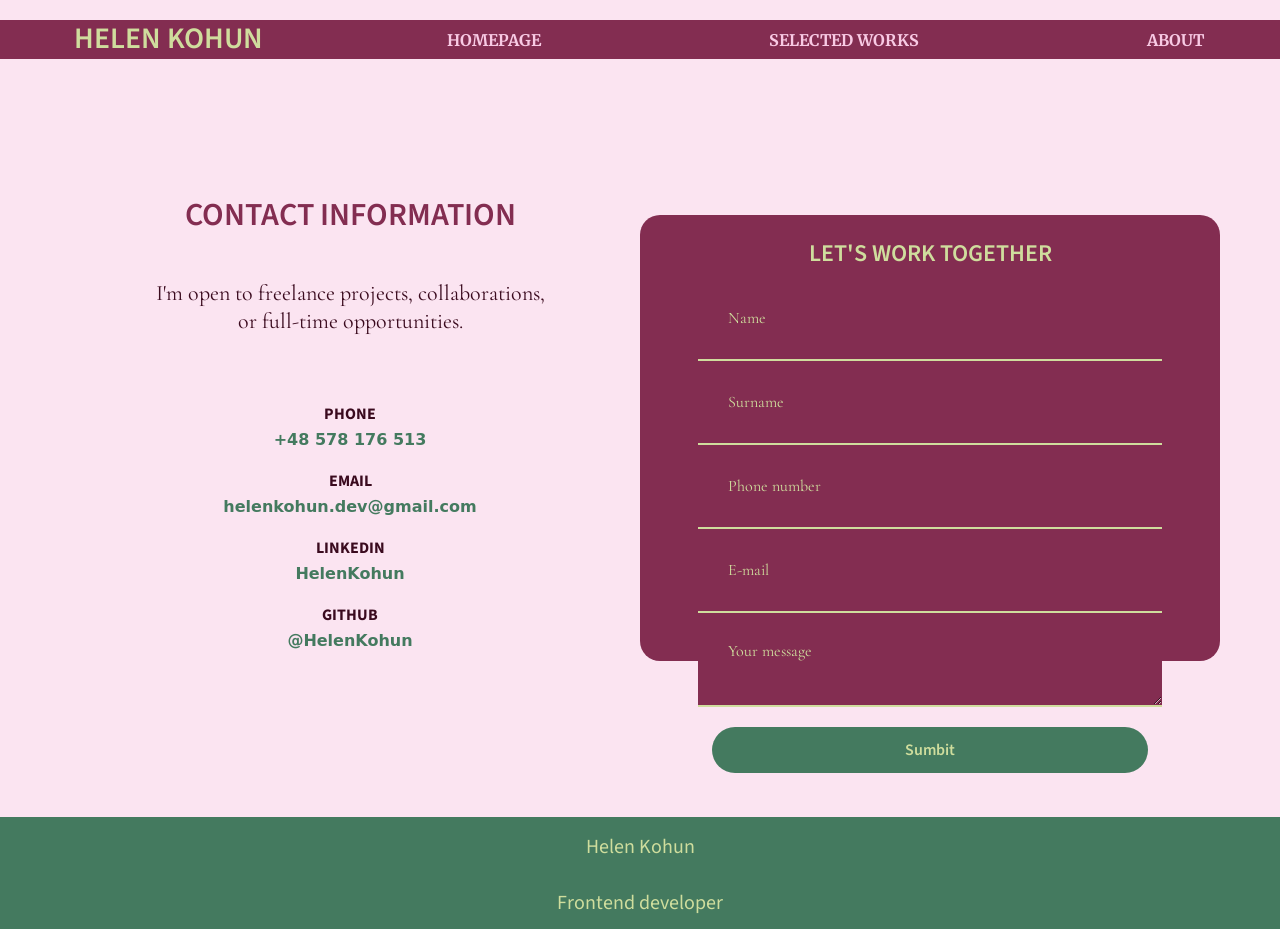
<file: contact.html>
<!doctype html>
<html lang="en">
  <head>
    <meta charset="UTF-8" />
    <meta name="viewport" content="width=device-width, initial-scale=1.0" />
    <title>Homepage | Contact</title>
    <link rel="icon" type="image/x-icon" href="/images/favicon.ico" />

    <!-- Fonts -->
    <link rel="preconnect" href="https://fonts.googleapis.com" />
    <link rel="preconnect" href="https://fonts.gstatic.com" crossorigin />
    <link
      href="https://fonts.googleapis.com/css2?family=Cormorant+Garamond:ital,wght@0,300..700;1,300..700&family=Merriweather:ital,opsz,wght@0,18..144,300..900;1,18..144,300..900&family=Source+Sans+3:ital,wght@0,200..900;1,200..900&display=swap"
      rel="stylesheet"
    />

    <!-- Library -->
    <link
      href="https://cdn.jsdelivr.net/npm/bootstrap@5.3.3/dist/css/bootstrap.min.css"
      rel="stylesheet"
      integrity="sha384-QWTKZyjpPEjISv5WaRU9OFeRpok6YctnYmDr5pNlyT2bRjXh0JMhjY6hW+ALEwIH"
      crossorigin="anonymous"
    />
    <script
      src="https://cdn.jsdelivr.net/npm/bootstrap@5.3.3/dist/js/bootstrap.bundle.min.js"
      integrity="sha384-YvpcrYf0tY3lHB60NNkmXc5s9fDVZLESaAA55NDzOxhy9GkcIdslK1eN7N6jIeHz"
      crossorigin="anonymous"
    ></script>
    <!-- Styles -->
    <link href="no-styles.css" rel="stylesheet" />
    <link rel="stylesheet" href="styles.css" />
  </head>
  <body>
    <header>
      <div class="header">
        <p class="header__logo"><a href="index.html">Helen Kohun</a></p>
        <nav class="header__nav">
          <ul>
            <li><a href="index.html">homepage</a></li>
            <li><a href="works.html">selected works</a></li>
            <li><a href="about.html">about</a></li>
          </ul>
        </nav>
      </div>
    </header>
    <main>
      <section class="contact" id="contact-link">
        <div class="contact__wrapper">
          <div class="contact__info">
            <h2 class="contact__title-1">Contact information</h2>
            <h3 class="contact__title-2">
              I'm open to freelance projects, collaborations, <br />
              or full-time opportunities.
            </h3>
            <address>
              <dl>
                <dt>Phone</dt>
                <dd><a href="tel:+48578176513">+48 578 176 513</a></dd>
                <dt>Email</dt>
                <dd>
                  <a href="mailto:helenakohun@gmail.com"
                    >helenkohun.dev@gmail.com</a
                  >
                </dd>
                <dt>LinkedIn</dt>
                <dd>
                  <a
                    href="https://www.linkedin.com/in/helen-kohun-a800a8305/"
                    target="_blank"
                    rel="noopener noreferrer"
                    >HelenKohun</a
                  >
                </dd>
                <dt>GitHub</dt>
                <dd>
                  <a
                    href="https://github.com/HelenKohun"
                    target="_blank"
                    rel="noopener noreferrer"
                    >@HelenKohun</a
                  >
                </dd>
              </dl>
            </address>
          </div>

          <div class="contact__form">
            <div class="contact-frame">
              <h2 class="contact__title-3">Let's work together</h2>
              <form action="https://formspree.io/f/mwvzwbvw" method="POST">
                <input type="text" name="name" placeholder="Name" />
                <input type="text" name="surname" placeholder="Surname" />
                <input type="tel" name="phone" placeholder="Phone number" />
                <input type="email" name="email" placeholder="E-mail" />
                <textarea
                  name="message"
                  placeholder="Your message"
                  class="form__textarea"
                ></textarea>
                <button type="submit" class="contact__btn">Sumbit</button>
              </form>
            </div>
          </div>
        </div>
      </section>
    </main>
  </body>
  <footer>
    <div class="footer__wrapper">
      <p>Helen Kohun</p>
      <p>Frontend developer</p>
    </div>
  </footer>
</html>
</file>
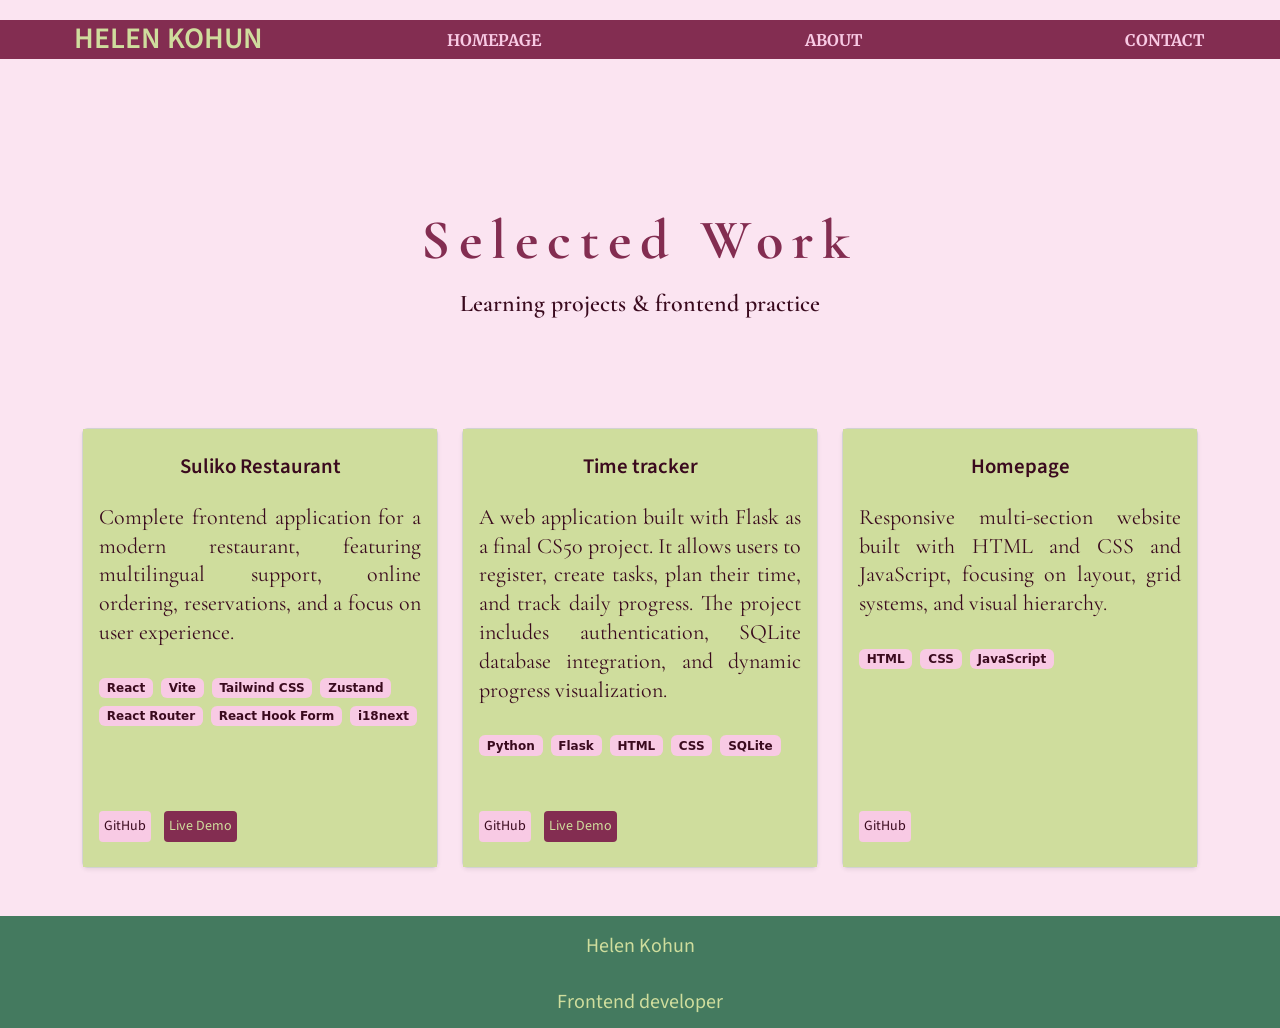
<file: works.html>
<!doctype html>
<html lang="en">
  <head>
    <meta charset="UTF-8" />
    <meta name="viewport" content="width=device-width, initial-scale=1.0" />
    <title>Homepage | Selected works</title>
    <link rel="icon" type="image/x-icon" href="/images/favicon.ico" />

    <!-- Fonts -->
    <link rel="preconnect" href="https://fonts.googleapis.com" />
    <link rel="preconnect" href="https://fonts.gstatic.com" crossorigin />
    <link
      href="https://fonts.googleapis.com/css2?family=Cormorant+Garamond:ital,wght@0,300..700;1,300..700&family=Merriweather:ital,opsz,wght@0,18..144,300..900;1,18..144,300..900&family=Source+Sans+3:ital,wght@0,200..900;1,200..900&display=swap"
      rel="stylesheet"
    />

    <!-- Library -->
    <link
      href="https://cdn.jsdelivr.net/npm/bootstrap@5.3.3/dist/css/bootstrap.min.css"
      rel="stylesheet"
      integrity="sha384-QWTKZyjpPEjISv5WaRU9OFeRpok6YctnYmDr5pNlyT2bRjXh0JMhjY6hW+ALEwIH"
      crossorigin="anonymous"
    />
    <script
      src="https://cdn.jsdelivr.net/npm/bootstrap@5.3.3/dist/js/bootstrap.bundle.min.js"
      integrity="sha384-YvpcrYf0tY3lHB60NNkmXc5s9fDVZLESaAA55NDzOxhy9GkcIdslK1eN7N6jIeHz"
      crossorigin="anonymous"
    ></script>
    <!-- Styles -->
    <link href="no-styles.css" rel="stylesheet" />
    <link rel="stylesheet" href="styles.css" />
  </head>
  <body>
    <header>
      <div class="header">
        <p class="header__logo"><a href="index.html">Helen Kohun</a></p>
        <nav class="header__nav">
          <ul>
            <li><a href="index.html">homepage</a></li>
            <li><a href="about.html">about</a></li>
            <li><a href="contact.html">contact</a></li>
          </ul>
        </nav>
      </div>
    </header>
    <main>
      <section class="works-intro text-center py-5">
        <h1 class="works__title">Selected Work</h1>
        <p class="works__subtitle mt-3">
          Learning projects & frontend practice
        </p>
      </section>

      <section class="container py-5">
        <div class="row g-4">
          <div class="col-md-6 col-lg-4">
            <div class="card h-100 shadow-sm">
              <div class="works__card card-body d-flex flex-column">
                <h5 class="card-title">Suliko Restaurant</h5>
                <p class="card-text">
                  Complete frontend application for a modern restaurant,
                  featuring multilingual support, online ordering, reservations,
                  and a focus on user experience.
                </p>
                <div class="works__stack d-flex flex-wrap gap-2 mb-3">
                  <span class="works__badge badge">React</span>
                  <span class="works__badge badge">Vite</span>
                  <span class="works__badge badge">Tailwind CSS</span>
                  <span class="works__badge badge">Zustand</span>
                  <span class="works__badge badge">React Router</span>
                  <span class="works__badge badge">React Hook Form</span>
                  <span class="works__badge badge">i18next</span>
                </div>
                <div class="mt-auto">
                  <a
                    href="https://github.com/HelenKohun/suliko-restaurant"
                    target="_blank"
                    class="works__btn btn btn-outline-dark btn-sm"
                    >GitHub</a
                  >
                  <a
                    href="https://suliko-restaurant.netlify.app/"
                    class="works__btn-d btn btn-dark btn-sm ms-2"
                    >Live Demo</a
                  >
                </div>
              </div>
            </div>
          </div>

          <div class="col-md-6 col-lg-4">
            <div class="card h-100 shadow-sm">
              <div class="works__card card-body d-flex flex-column">
                <h5 class="card-title">Time tracker</h5>
                <p class="card-text">
                  A web application built with Flask as a final CS50 project. It
                  allows users to register, create tasks, plan their time, and
                  track daily progress. The project includes authentication,
                  SQLite database integration, and dynamic progress
                  visualization.
                </p>
                <div class="works__stack d-flex flex-wrap gap-2 mb-3">
                  <span class="works__badge badge">Python</span>
                  <span class="works__badge badge">Flask</span>
                  <span class="works__badge badge">HTML</span>
                  <span class="works__badge badge">CSS</span>
                  <span class="works__badge badge">SQLite</span>
                </div>
                <div class="mt-auto">
                  <a
                    href="https://github.com/HelenKohun/time-tracker-flask"
                    target="_blank"
                    class="works__btn btn btn-outline-dark btn-sm"
                    >GitHub</a
                  >
                  <a
                    href="https://time-tracker-flask.onrender.com/"
                    class="works__btn-d btn btn-dark btn-sm ms-2"
                    >Live Demo</a
                  >
                </div>
              </div>
            </div>
          </div>
          <div class="col-md-6 col-lg-4">
            <div class="card h-100 shadow-sm">
              <div class="works__card card-body d-flex flex-column">
                <h5 class="card-title">Homepage</h5>

                <p class="card-text">
                  Responsive multi-section website built with HTML and CSS and
                  JavaScript, focusing on layout, grid systems, and visual
                  hierarchy.
                </p>

                <div class="works__stack d-flex flex-wrap gap-2 mb-3">
                  <span class="works__badge badge">HTML</span>
                  <span class="works__badge badge">CSS</span>
                  <span class="works__badge badge">JavaScript</span>
                </div>
                <div class="mt-auto">
                  <a
                    href="https://github.com/HelenKohun/helen-kohun-homepage"
                    target="_blank"
                    class="works__btn btn btn-outline-dark btn-sm"
                    >GitHub</a
                  >
                </div>
              </div>
            </div>
          </div>
        </div>
      </section>
    </main>
  </body>
  <footer>
    <div class="footer__wrapper">
      <p>Helen Kohun</p>
      <p>Frontend developer</p>
    </div>
  </footer>
</html>
</file>
<file: no-styles.css>
@charset "UTF-8";
* {
  margin: 0;
  padding: 0;
  border: 0;
  box-sizing: border-box;
}

*,
*::after,
*::before {
  /* -moz-box-sizing: border-box;
  -webkit-box-sizing: border-box; */
  box-sizing: border-box;
}

:focus,
:active {
  outline: none;
}

a {
  color: inherit;
}
a:focus,
a:active {
  outline: none;
}

nav,
footer,
header,
aside {
  display: block;
}

html,
body {
  height: 100%;
  width: 100%;
  line-height: 1;
  font-size: 14px;
}

input,
button,
textarea {
  font-family: inherit;
}

input ::-ms-clear,
input[type="search"]::-webkit-search-cancel-button {
  display: none;
}

button {
  cursor: pointer;
  all: unset; /* Сбрасывает все стандартные стили */
  display: inline-block; /* Возвращает блочный стиль кнопки */
}

a,
a:visited {
  text-decoration: none;
}

a:hover {
  text-decoration: none;
}

ul {
  padding: 0;
  margin: 0;
}

ul li {
  list-style-type: none;
}

img {
  vertical-align: top;
}

h1,
h2,
h3,
h4,
h5,
h6 {
  font-size: inherit;
  font-weight: 400;
}
</file>
<file: styles.css>
:root {
  /*Background*/
  --bg-main: rgba(248, 202, 228, 0.5);
  --bg-secondary: #cfdd9d;
  --bg-header: #832d51;
  --bg-accent: #447a5f;
  --bg-header-nav: rgb(248, 202, 228);

  /*Text*/
  --text-main: #3a0a1e;
  --text-heading: rgb(131, 45, 81);
  --text-light: #cfdd9d;

  /*Links & buttons*/
  --link-accent: #447a5f;
}

html,
body {
  width: 100%;
  height: 100%;
  margin: 0;
  font-size: 16px;
}
body {
  background-color: var(--bg-main);
  display: flex;
  flex-direction: column;
  padding-top: 1.25rem;
}
.body-about {
  background-color: rgba(131, 45, 81, 0.5);
}

/* Header */
header {
  background-color: var(--bg-header);
  width: 100%;
}

/* Header-wrapper */
.header {
  max-width: 75rem;
  margin: 0 auto;
  padding: 0 1.25rem;
  display: flex;
  justify-content: space-between;
  align-items: center;
  flex-wrap: wrap;
  gap: 3rem;
}

@media (max-width: 480px) {
  .header {
    gap: 0.5rem;
  }
}

.header__logo {
  color: var(--text-light);
  font-family: "Source Sans 3", sans-serif;
  font-size: 1.86rem;
  font-weight: 600;
  text-transform: uppercase;
  margin-top: 0;
  margin-bottom: 0;
  margin-right: 100px;
  padding: 0.3rem 1.25rem 0.3rem 0.9rem;
  flex-shrink: 0;
}

.header__nav {
  flex-grow: 1;
}

.header__nav ul {
  display: flex;
  flex-wrap: wrap;
  justify-content: space-between;
}

.header__nav ul li a {
  color: var(--bg-header-nav);
  font-size: 1.25re;
  font-family: "Merriweather", serif;
  font-weight: 700;
  text-transform: uppercase;
  padding: 0.5rem 1rem;
  white-space: nowrap;
  transition: color 0.3s ease;
  display: block;
}

.header__nav ul li a:hover {
  color: var(--text-light);
}

/* Main */
main {
  flex-grow: 1;
}

/* Hero section*/
.hero__wrapper {
  max-width: 75rem;
  margin: 0 auto;
  padding: 0 1.25rem;
  min-height: 80vh;
  margin-top: 6.25rem;
  display: grid;
  grid-template-rows: repeat(4, 12.5rem);
  grid-template-columns: repeat(8, 1fr);
}

.hero__image {
  max-width: 100%;
  max-height: 100%;
  min-width: 240px;
  min-height: 300px;
  overflow: hidden;
  grid-row: 2/4;
  grid-column: 3/5;
}
.hero__image img {
  width: 100%;
  height: 100%;
  object-fit: contain;
  animation-name: hero-image;
  animation-duration: 2s;
}
@keyframes hero-image {
  from {
    opacity: 0;
    transform: translateY(10px);
  }
  to {
    opacity: 1;
    transform: translateY(0);
  }
}

.hero__hello {
  font-family: "Cormorant Garamond", serif;
  font-size: 9.4rem;
  font-weight: 800;
  letter-spacing: 0.6rem;
  color: var(--text-heading);
  margin: 0;
  text-transform: uppercase;
}
#hero__hello-hello {
  grid-row: 1/2;
  grid-column: 1/5;
  align-self: end;
  justify-self: end;
  animation-name: hello;
  animation-duration: 2s;
}
@keyframes hello {
  from {
    opacity: 0;
    transform: translateX(-10px);
  }
  to {
    opacity: 1;
    transform: translateX(0);
  }
}
#hero__hello-Im {
  grid-row: 2/3;
  grid-column: 1/3;
  justify-self: end;
  animation-name: hello;
  animation-duration: 2s;
}
#hero__hello-helen {
  grid-row: 2/3;
  grid-column: 5/7;
  z-index: 1;
  margin-left: -3.75rem;
  animation-name: helen;
  animation-duration: 2s;
}
@keyframes helen {
  from {
    opacity: 0;
    transform: translateX(0.63rem);
  }
  to {
    opacity: 1;
    transform: translateX(0);
  }
}

.hero__text {
  grid-row: 3/4;
  grid-column: 5/8;
  padding: 0 0 0 1.9rem;
}

.hero__text p {
  font-family: "Cormorant Garamond", serif;
  font-size: 1.1rem;
  text-align: justify;
  line-height: 1.6rem;
  margin: 0;
  font-weight: 600;
  color: var(--text-main);
  animation-name: hero-text;
  animation-duration: 2s;
}
@keyframes hero-text {
  from {
    opacity: 0;
    transform: translateX(0.63rem);
  }
  to {
    opacity: 1;
    transform: translateX(0);
  }
}
.hero__subtext-1,
.hero__subtext-2 {
  color: var(--text-light);
  font-size: 1.9rem;
  font-family: "Source Sans 3", sans-serif;
  grid-row: 1/2;
  grid-column: 5/7;
  justify-self: center;
  align-self: end;
  margin-bottom: 1.7rem;
  display: inline-block;
  background-color: var(--bg-accent);
  padding: 0.6rem 1.25rem;
  border-radius: 1.6rem;
  animation-name: subtext;
  animation-duration: 2s;
}

.hero__subtext-1 {
  grid-row: 1/2;
  grid-column: 5/6;
  justify-self: center;
  align-self: center;
  margin-bottom: -0.6rem;
  margin-right: -1.6rem;
}

@keyframes subtext {
  from {
    opacity: 0;
    transform: translateY(-0.63rem);
  }
  to {
    opacity: 1;
    transform: translateY(0);
  }
}

.hero__btn {
  justify-self: center;
  align-self: start;
  background-color: var(--bg-accent);
  border: none;
  padding: 0.94rem;
  color: var(--text-light);
  border-radius: 1.56rem;
  font-family: "Source Sans 3", sans-serif;
  font-size: 0.94rem;
  font-weight: 600;
  grid-row: 4/5;
  grid-column: 7/9;
  margin-top: 5px;
  margin-right: 5.62rem;
  animation-name: hero-button;
  animation-duration: 2s;
}

@keyframes hero-button {
  from {
    opacity: 0;
    transform: translateY(0.63rem);
  }
  to {
    opacity: 1;
    transform: translateY(0);
  }
}

.hero__link-1,
.hero__link-2 {
  font-family: "Cormorant Garamond", serif;
  font-size: 1.56rem;
  font-weight: 900;
  text-transform: uppercase;
  color: var(--link-accent);
  text-decoration: underline;
  animation-name: hero-links;
  animation-duration: 2s;
}

.hero__link-2 {
  grid-row: 4/5;
  grid-column: 2/3;
  margin-left: 0.63rem;
}
.hero__link-1 {
  grid-row: 3/4;
  grid-column: 1/2;
  align-self: end;
  text-align: right;
}

@keyframes hero-links {
  from {
    opacity: 0;
    transform: translateY(0.63);
  }
  to {
    opacity: 1;
    transform: translateY(0);
  }
}

.hero__decor-cicle {
  width: 1.25rem;
  height: 1.25rem;
  border-radius: 50%;
  background-color: var(--bg-accent);
  grid-row: 4/5;
  grid-column: 1/2;
  justify-self: end;
  margin-top: 0.94rem;
  margin-right: 0.75rem;
  opacity: 0.8;
  animation-name: decor-cicle;
  animation-duration: 2s;
}
@keyframes decor-cicle {
  from {
    opacity: 0;
    transform: translateY(0.63);
  }
  to {
    opacity: 0.8;
    transform: translateY(0);
  }
}

/* Mobile */

@media (max-width: 768px) {
  .hero__wrapper {
    display: flex;
    flex-direction: column;
    align-items: center;
    text-align: center;
    min-height: unset;
    margin-top: 2rem;
  }

  .hero__hello,
  #hero__hello-hello,
  #hero__hello-Im,
  #hero__hello-helen {
    font-size: 2.5rem;
    letter-spacing: 0.2rem;
    padding: 0 10px;
    margin: 0 !important;
    justify-self: unset;
    align-self: unset;
  }

  .hero__image {
    margin-top: 1.5rem;
    min-width: unset;
    width: 100%;
    max-width: 320px;
    min-height: unset;
  }

  .hero__text {
    margin: 1.5rem 0;
    padding: 0;
    max-width: 90%;
  }

  .hero__text p {
    font-size: 1.2rem;
    line-height: 2rem;
  }

  .hero__link-1,
  .hero__link-2 {
    display: none;
  }

  .hero__btn {
    font-size: 1.1rem;
    margin: 0;
    justify-self: unset;
    align-self: unset;
    margin-bottom: 1.5rem;
  }

  .hero__decor-cicle {
    display: none;
  }

  .hero__subtext-1,
  .hero__subtext-2 {
    display: none;
  }
}

/* Tablets */
@media (min-width: 769px) and (max-width: 1100px) {
  .hero__wrapper {
    grid-template-rows: repeat(4, 12.5rem);
    grid-template-columns: repeat(8, 1fr);
    gap: 1rem;
  }

  .hero__hello {
    font-size: 5rem;
    letter-spacing: 0.2rem;
  }

  #hero__hello-hello {
    grid-column: 1/4;
    grid-row: 1;
    justify-self: center;
  }
  #hero__hello-Im {
    grid-column: 1/2;
    grid-row: 2;
    z-index: 1;
  }
  #hero__hello-helen {
    grid-column: 3 / 5;
    grid-row: 2;
    margin-left: 0;

    margin-left: 0 !important;
  }

  .hero__image {
    grid-column: 2 / 5;
    grid-row: 2 / 4;
    min-width: 150px;
    justify-self: center;
    max-width: 450px;
  }

  .hero__text {
    grid-column: 5/8;
    grid-row: 2/4;
    max-width: 100%;
    padding: 0 1rem;
    justify-self: center;
    align-self: center;
  }

  .hero__text p {
    font-size: 1rem;
    line-height: 1.2rem;
  }
  .hero__btn {
    font-size: 1.2rem;
    margin: 0;
    grid-column: 5/8;
    grid-row: 4;
  }

  .hero__subtext-1 {
    font-size: 1.3rem;
    grid-column: 6/7;
    grid-row: 1;
    align-self: end;
  }

  .hero__subtext-2 {
    font-size: 1.3rem;
    grid-column: 6/8;
    grid-row: 2;
    align-self: start;
    margin-top: -10px;
  }
}

/*Philosophy*/

.philosophy {
  width: 100%;
  min-height: 30vh;
  background-color: #832d51;
  padding: 1.56rem;
  text-align: center;
  color: #cfdd9d;
  font-family: "Source Sans 3", sans-serif;
  font-size: 1.56rem;
  font-weight: 400;
  display: flex;
  flex-direction: column;
  justify-content: center;
}

/* About */
.about__wrapper {
  max-width: 1200px;
  margin: 0 auto;
  padding: 6.25rem 1.25rem;
  min-height: 80vh;
  display: grid;
  grid-template-rows: repeat(8, 6.25rem);
  grid-template-columns: repeat(16, 1fr);
}

.about__title-1 {
  font-family: "Cormorant Garamond", serif;
  font-size: 5.6rem;
  font-weight: 800;
  letter-spacing: 0.56rem;
  color: var(--text-heading);
  grid-column: 2/9;
  grid-row: 1/2;
  text-align: center;
  animation-name: about-title;
  animation-duration: 2s;
}
@keyframes about-title {
  from {
    opacity: 0;
    transform: translateY(-10px);
  }
  to {
    opacity: 1;
    transform: translateY(0);
  }
}

.about__text {
  font-family: "Cormorant Garamond", serif;
  font-size: 1.3rem;
  text-align: justify;
  line-height: 1.6rem;
  margin: 0;
  font-weight: 600;
  color: var(--text-main);
  grid-column: 3/8;
  grid-row: 3/7;
  animation-name: about-text;
  animation-duration: 2s;
}

@keyframes about-text {
  from {
    opacity: 0;
    transform: translateY(10px);
  }
  to {
    opacity: 1;
    transform: translateY(0);
  }
}

.about__text .about-p1 {
  margin-bottom: 5rem;
  margin-top: 3.1rem;
}
.about__image {
  max-width: 100%;
  max-height: 100%;
  min-width: 240px;
  min-height: 300px;
  overflow: hidden;
  display: block;
  grid-column: 9/17;
  grid-row: 1/9;
  animation-name: about-image;
  animation-duration: 2s;
}

@keyframes about-image {
  from {
    opacity: 0;
    transform: translateX(10px);
  }
  to {
    opacity: 1;
    transform: translateX(0);
  }
}

.about__image img {
  width: 100%;
  height: 100%;
  object-fit: cover;
  display: block;
}

.about__decor-cicle {
  width: 1.88rem;
  height: 1.88rem;
  border-radius: 50%;
  background-color: var(--bg-accent);
  opacity: 0.7;
  grid-column: 5/6;
  grid-row: 8/9;
  justify-self: center;
  align-self: center;
  animation-name: about-text;
  animation-duration: 2s;
}

/* Mobile About section*/

@media (max-width: 768px) {
  .about__wrapper {
    display: flex;
    flex-direction: column;
    gap: 1.5rem;
    align-items: center;
  }

  .about__title-1 {
    font-size: 3rem;
  }

  .about__image {
    max-width: 90%;
    max-height: 90%;
    min-width: 240px;
    min-height: 300px;
  }

  .about__text {
    max-width: 90%;
    font-size: 1.2rem;
  }

  .about__text .about-p1 {
    margin-bottom: 2rem;
    margin-top: 3.1rem;
  }
}
/* Path section */

.path__wrapper {
  max-width: 1200px;
  margin: 0 auto;
  padding: 6.25rem 1.25rem;
  min-height: 80vh;
}

.path__wrapper > h1 {
  text-align: center;
  font-family: "Cormorant Garamond", serif;
  font-size: 5.6rem;
  font-weight: 800;
  letter-spacing: 0.56rem;
  color: var(--text-heading);
  animation-name: journey;
  animation-duration: 2s;
}

.path__container {
  margin: 80px 0;
  display: flex;
  flex-direction: column;
}

.path__main-text {
  font-family: "Cormorant Garamond", serif;
  font-size: 1rem;
  text-align: justify;
  line-height: 1.6rem;
  margin-bottom: 80px;
  font-weight: 600;
  color: var(--text-main);
  display: flex;
  justify-content: center;
  gap: 50px;
  animation-name: journey;
  animation-duration: 2s;
}
.path__text-element {
  width: 35%;
  padding: 10px;
}

#first-letter::first-letter {
  font-size: 5rem;

  float: left;
  margin-right: 8px;
  line-height: 0.5;
  color: var(--bg-accent);
}

.path__decor-cicle {
  position: relative;
  left: 49%;
  bottom: 60px;
  width: 20px;
  height: 20px;
  border-radius: 50%;
  background-color: var(--bg-accent);
  opacity: 0.7;
}

.path__decor-cicle2 {
  position: relative;
  left: 49%;
  bottom: 0;
  width: 20px;
  height: 20px;
  border-radius: 50%;
  background-color: var(--bg-accent);
  opacity: 0.7;
}

.path__certificates {
  display: flex;
  flex-wrap: wrap;
  gap: 25px 0;
  justify-content: space-evenly;
  margin-bottom: 50px;
  animation-name: journey-cert;
  animation-duration: 2s;
}

.path__certificate-container {
  display: flex;
  flex-direction: column;
  align-items: center;
  padding: 25px;
  border-radius: 8px;
  max-width: 350px;
  background-color: var(--bg-main);
  box-shadow: 2px 2px 5px rgba(58, 10, 30, 0.5);
  transition: transform 0.3s ease;
}

.path__certificate-container:hover {
  transform: scale(1.1);
}

.path__certificate-text {
  flex: 1;
}

.path__certificate-text h3 {
  font-family: "Source Sans 3", sans-serif;
  color: var(--text-main);
  font-weight: 500;
  font-size: 1.2rem;
  text-align: center;
  line-height: 1.2rem;
  margin-bottom: 25px;
}

.path__certificate-text p {
  font-family: "Source Sans 3", sans-serif;
  font-size: 0.9rem;
  text-align: justify;
  line-height: 1.3rem;
  color: var(--text-main);
}

.path__certificate-image {
  width: 300px;
  aspect-ratio: 5 / 3;
  overflow: hidden;
}

.path__certificate-image img {
  object-fit: contain;
  width: 100%;
  height: 100%;
}

@keyframes journey {
  from {
    opacity: 0;
    transform: translateY(-0.63rem);
  }
  to {
    opacity: 1;
    transform: translateY(0);
  }
}

@keyframes journey-cert {
  from {
    opacity: 0;
    transform: translateY(0.63rem);
  }
  to {
    opacity: 1;
    transform: translateY(0);
  }
}

/* Mobile Path section */

@media (max-width: 768px) {
  .path__wrapper {
    display: flex;
    flex-direction: column;
  }

  .path__wrapper > h1 {
    font-size: 3rem;
    letter-spacing: 0.2px;
  }

  .path__main-text {
    font-size: 1.2rem;
    display: flex;
    flex-direction: column;
  }
  .path__text-element {
    width: 100%;
    padding: 10px;
  }
}

/* SELECTED works*/
.works__container {
  margin-bottom: 6.5rem;
}
.works__title {
  font-family: "Cormorant Garamond", serif;
  font-size: 3.5rem;
  font-weight: 800;
  letter-spacing: 0.56rem;
  color: var(--text-heading);
  padding-top: 6.25rem;
  animation-name: works-title;
  animation-duration: 2s;
}

@keyframes works-title {
  from {
    opacity: 0;
    transform: translateY(-10px);
  }
  to {
    opacity: 1;
    transform: translateY(0);
  }
}

.works__subtitle {
  font-family: "Cormorant Garamond", serif;
  font-size: 1.5rem;
  line-height: 1.6rem;
  font-weight: 600;
  color: var(--text-main);
  animation-name: works-title;
  animation-duration: 2s;
}
.card {
  animation-name: works-card;
  animation-duration: 2s;
}
.works__card {
  background-color: var(--bg-secondary);
  padding-top: 25px;
  padding-bottom: 25px;
}

@keyframes works-card {
  from {
    opacity: 0;
    transform: translateY(10px);
  }
  to {
    opacity: 1;
    transform: translateY(0);
  }
}
.card-title {
  text-align: center;
  padding-bottom: 15px;
  font-family: "Source Sans 3", sans-serif;
  font-size: 1.3rem;
  line-height: 1.6rem;
  font-weight: 600;
  color: #3a0a1e;
}
.card-text {
  text-align: justify;
  font-family: "Cormorant Garamond", serif;
  font-size: 22px;
  font-weight: 400;
  line-height: 1.8rem;
  padding-bottom: 15px;
  color: var(--text-main);
}
.works__btn {
  font-family: "Source Sans 3", sans-serif;
  border: none;
  padding: 5px;
  color: #3a0a1e;
  background-color: rgb(248, 202, 228);
}
.works__btn:hover {
  background-color: #447a5f;
  color: #cfdd9d;
}

.works__stack {
  min-height: 60px;
  align-items: flex-start;
  align-content: flex-start;
}

.works__btn-d {
  font-family: "Source Sans 3", sans-serif;
  border: none;
  padding: 5px;
  color: #cfdd9d;
  background-color: #832d51;
}
.works__btn-d:hover {
  background-color: rgb(248, 202, 228);
  color: #3a0a1e;
}

.works__badge {
  background-color: rgb(248, 202, 228);
  color: #3a0a1e;
}

/*Contact*/
.contact__wrapper {
  max-width: 1200px;
  margin: 0 auto;
  padding: 6.25rem 1.25rem;
  min-height: 80vh;
  display: flex;
  justify-content: space-between;
}
.contact__info {
  flex: 1;
  display: flex;
  flex-direction: column;
  justify-content: space-evenly;
  animation-name: contact-info;
  animation-duration: 2s;
}
@keyframes contact-info {
  from {
    opacity: 0;
    transform: translateX(-10px);
  }
  to {
    opacity: 1;
    transform: translateX(0);
  }
}

.contact__form {
  flex: 1;
  display: flex;
  flex-direction: column;
  justify-content: center;
  animation-name: contact-form;
  animation-duration: 2s;
}

@keyframes contact-form {
  from {
    opacity: 0;
    transform: translateX(10px);
  }
  to {
    opacity: 1;
    transform: translateX(0);
  }
}
.contact-frame {
  height: 80%;
  border-radius: 20px;
  background-color: rgb(131, 45, 81);
}
input {
  margin: 0 auto;
  display: block;
  width: 80%;
  background-color: rgb(131, 45, 81);
  padding: 30px;
  border-bottom: 2px solid #cfdd9d;
  color: rgb(248, 202, 228);
  font-family: "Source Sans 3", sans-serif;
}

input::placeholder {
  color: #cfdd9d;
  font-family: "Cormorant Garamond", serif;
}

.contact__btn {
  display: block;
  width: 70%;
  text-align: center;
  margin: 0 auto;
  margin-top: 20px;
  background-color: var(--bg-accent);
  border: none;
  padding: 0.94rem;
  color: var(--text-light);
  border-radius: 1.56rem;
  font-family: "Source Sans 3", sans-serif;
  font-size: 1rem;
  font-weight: 600;
}

.contact__title-1 {
  font-family: "Source Sans 3", sans-serif;
  font-size: 2rem;
  font-weight: 600;
  text-transform: uppercase;
  text-align: center;
  color: #832d51;
}

.contact__title-2 {
  font-family: "Cormorant Garamond", serif;
  font-size: 22px;
  font-weight: 400;
  line-height: 1.8rem;
  color: var(--text-main);
  text-align: center;
}
address {
  text-align: center;
}

address dt {
  font-family: "Source Sans 3", sans-serif;
  text-transform: uppercase;
  color: #3a0a1e;
  margin-bottom: 10px;
  margin-top: 25px;
}

address dd a {
  color: var(--link-accent);
  font-weight: 700;
}

.contact__title-3 {
  padding-top: 25px;
  font-family: "Source Sans 3", sans-serif;
  font-size: 1.5rem;
  font-weight: 600;
  text-transform: uppercase;
  text-align: center;
  color: #cfdd9d;
}

.form__textarea {
  margin: 0 auto;
  display: block;
  width: 80%;
  background-color: rgb(131, 45, 81);
  padding: 30px;
  border-bottom: 2px solid #cfdd9d;
  color: rgb(248, 202, 228);
  font-family: "Source Sans 3", sans-serif;
}

.form__textarea::placeholder {
  color: #cfdd9d;
  font-family: "Cormorant Garamond", serif;
}

/* Mobile Contact section */
@media (max-width: 768px) {
  .contact__wrapper {
    display: flex;
    flex-direction: column;
  }
  .contact__btn {
    margin-bottom: 20px;
  }
}

/* Footer */
footer {
  background-color: #447a5f;
  flex-shrink: 0;
  width: 100%;
  color: #cfdd9d;
  padding-top: 30px 0;
  font-family: "Source Sans 3", sans-serif;
  font-size: 20px;
}

.footer__wrapper {
  max-width: 1200px;
  margin: 0 auto;
  display: flex;
  flex-direction: column;
  align-items: center;
  justify-content: center;
}
footer p {
  padding-top: 20px;
}

.dark-theme {
  /*Background*/
  --bg-main: #1b1418;
  --bg-secondary: #2a1d23;
  --bg-header: #2f1c25;
  --bg-accent: #4f8f6f;

  /*Text*/
  --text-main: #f2e9ee;
  --text-heading: #e4b6c8;
  --text-light: #cfdd9d;

  /*Links & buttons*/
  --link-accent: #6fcf97;
}
</file>
